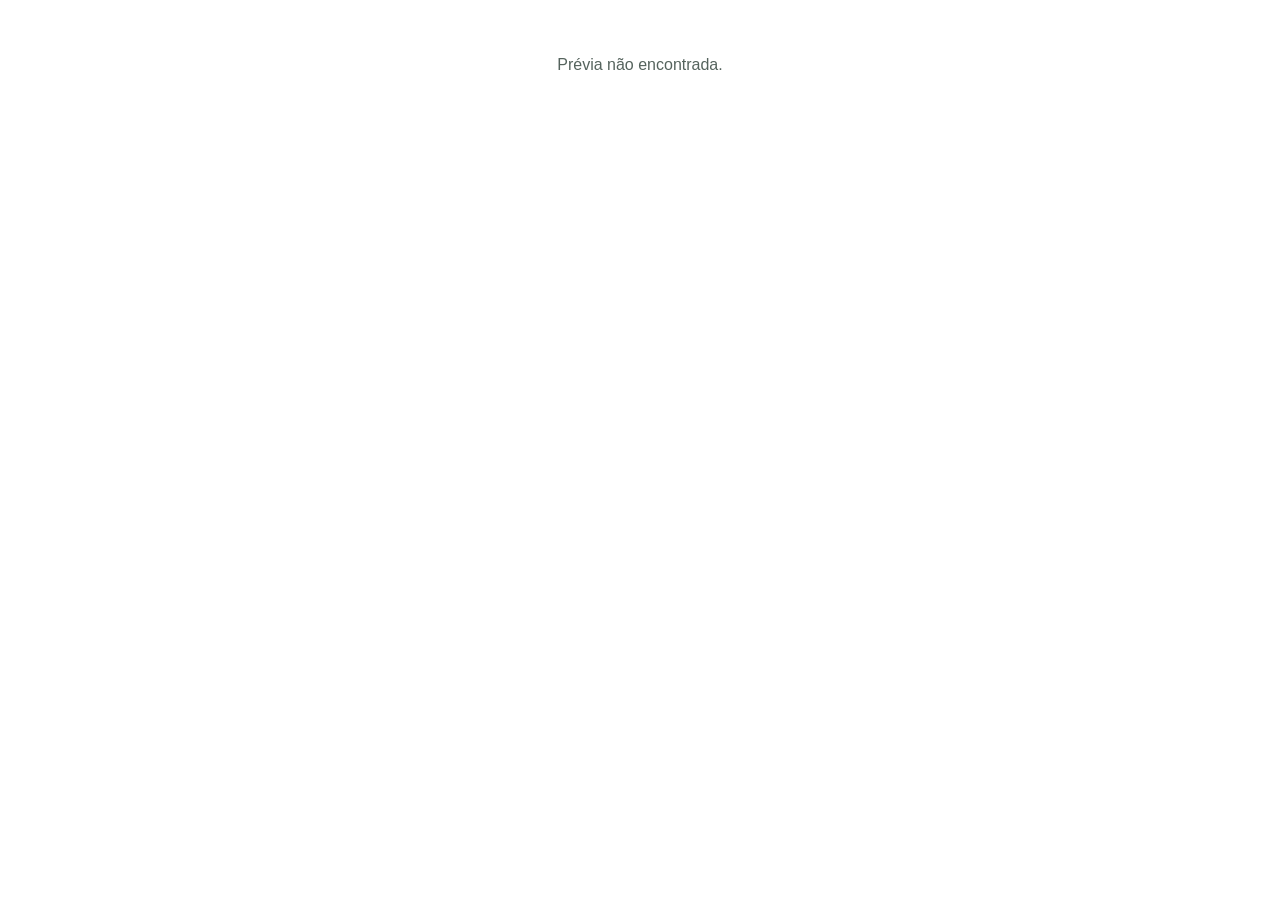
<file: public/preview.html>
<!doctype html>
<html lang="pt-BR"><head><meta charset="utf-8"><meta name="viewport" content="width=device-width, initial-scale=1"><title>Prévia · Agência Baraúna</title><meta name="robots" content="noindex">
<style>html,body{margin:0;height:100%}iframe{border:0;width:100%;height:100%;display:block}p{font-family:Arial,sans-serif;padding:40px;text-align:center;color:#55635D}</style></head>
<body><p id="m">Carregando a prévia…</p>
<script>
(function(){
  var f = new URLSearchParams(location.search).get('f') || '';
  var m = document.getElementById('m');
  if (!/^[A-Za-z0-9._\/-]+$/.test(f) || f.indexOf('..') >= 0) { m.textContent = 'Prévia não encontrada.'; return; }
  fetch('https://fhgmqphszubwucvytoum.supabase.co/storage/v1/object/public/previas/' + f, { cache: 'no-store' })
    .then(function (r) { if (!r.ok) throw 0; return r.text(); })
    .then(function (h) {
      var i = document.createElement('iframe');
      i.setAttribute('sandbox', 'allow-scripts allow-forms allow-popups allow-popups-to-escape-sandbox');
      i.setAttribute('title', 'Prévia');
      var fix = '<script>document.addEventListener("click",function(e){var a=e.target.closest&&e.target.closest("a[href^=\'#\']");if(!a)return;e.preventDefault();var h=a.getAttribute("href");if(location.hash===h){dispatchEvent(new HashChangeEvent("hashchange"))}else{location.hash=h}},true);<\/script>';
      h = /<head[^>]*>/i.test(h) ? h.replace(/<head[^>]*>/i, function (x) { return x + fix; }) : fix + h;
      i.srcdoc = h; m.remove(); document.body.appendChild(i);
    })
    .catch(function () { m.textContent = 'Prévia não encontrada.'; });
})();
</script></body></html>
</file>
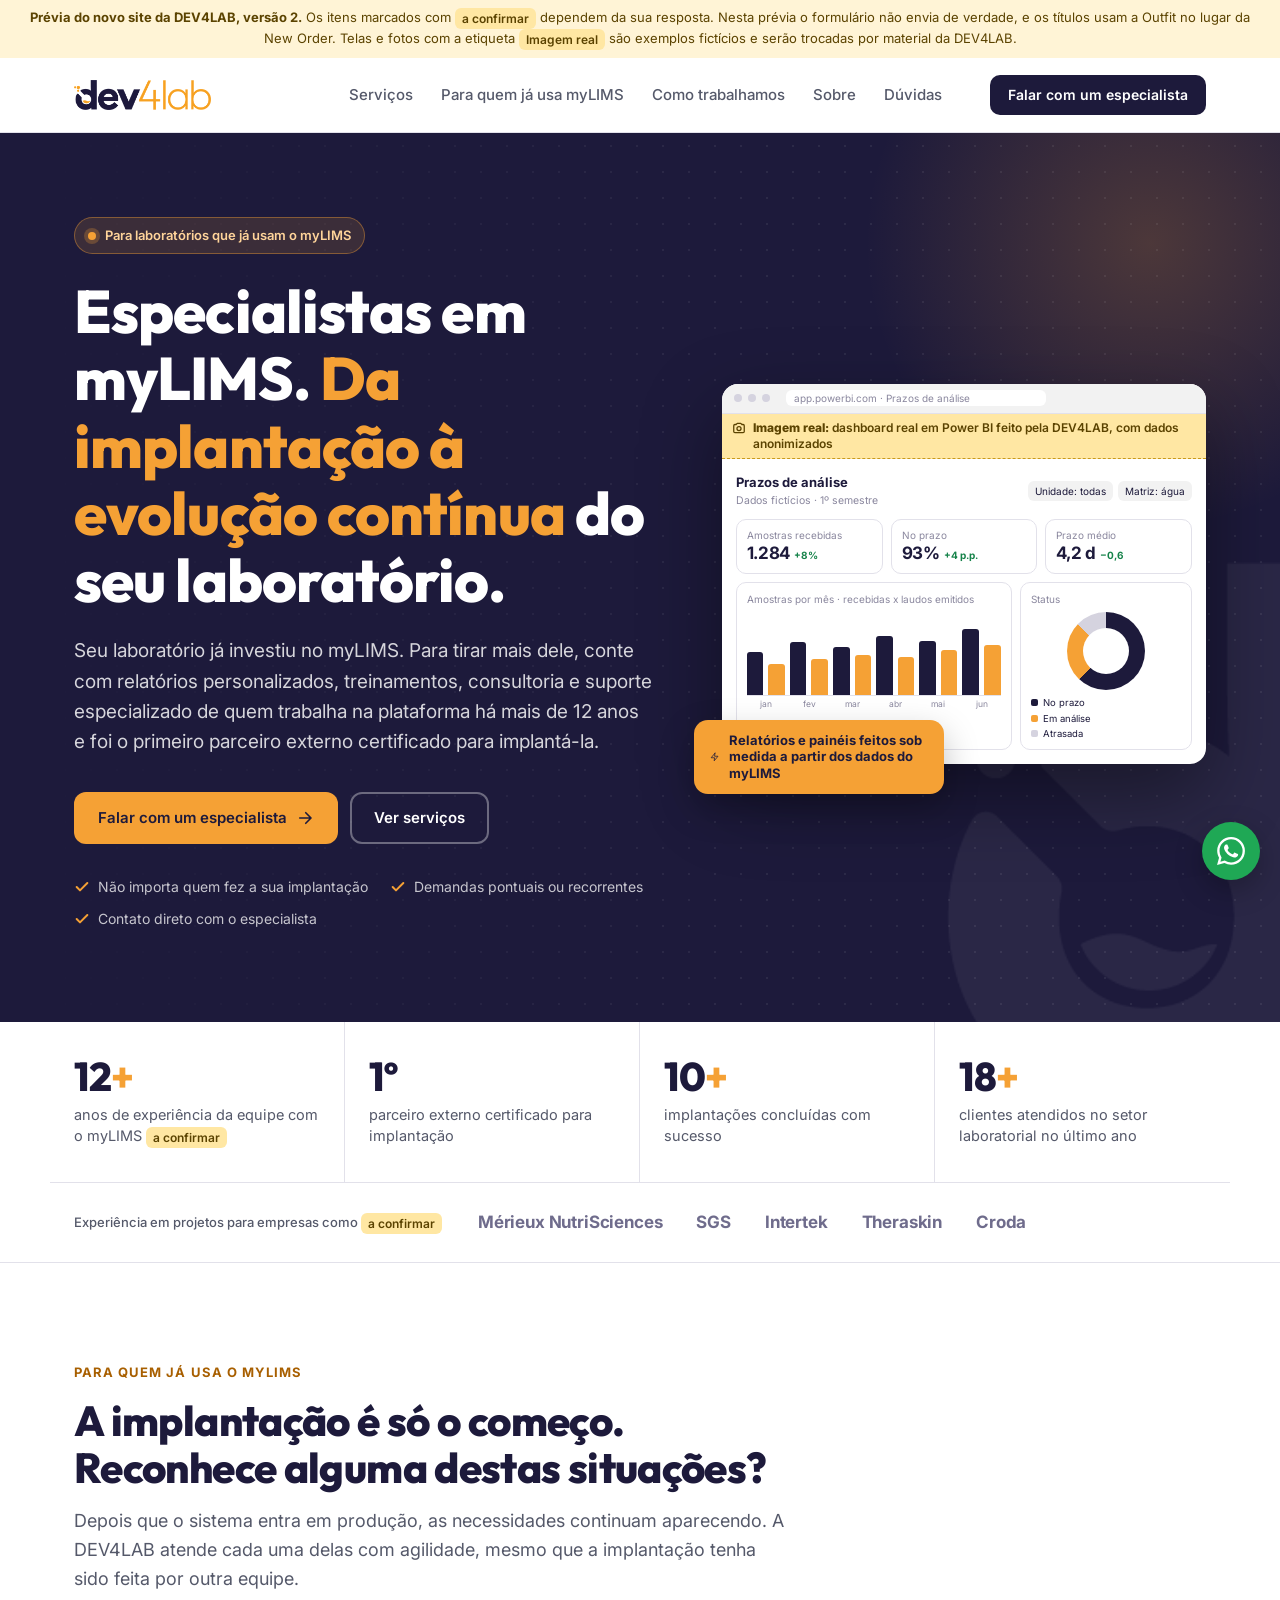
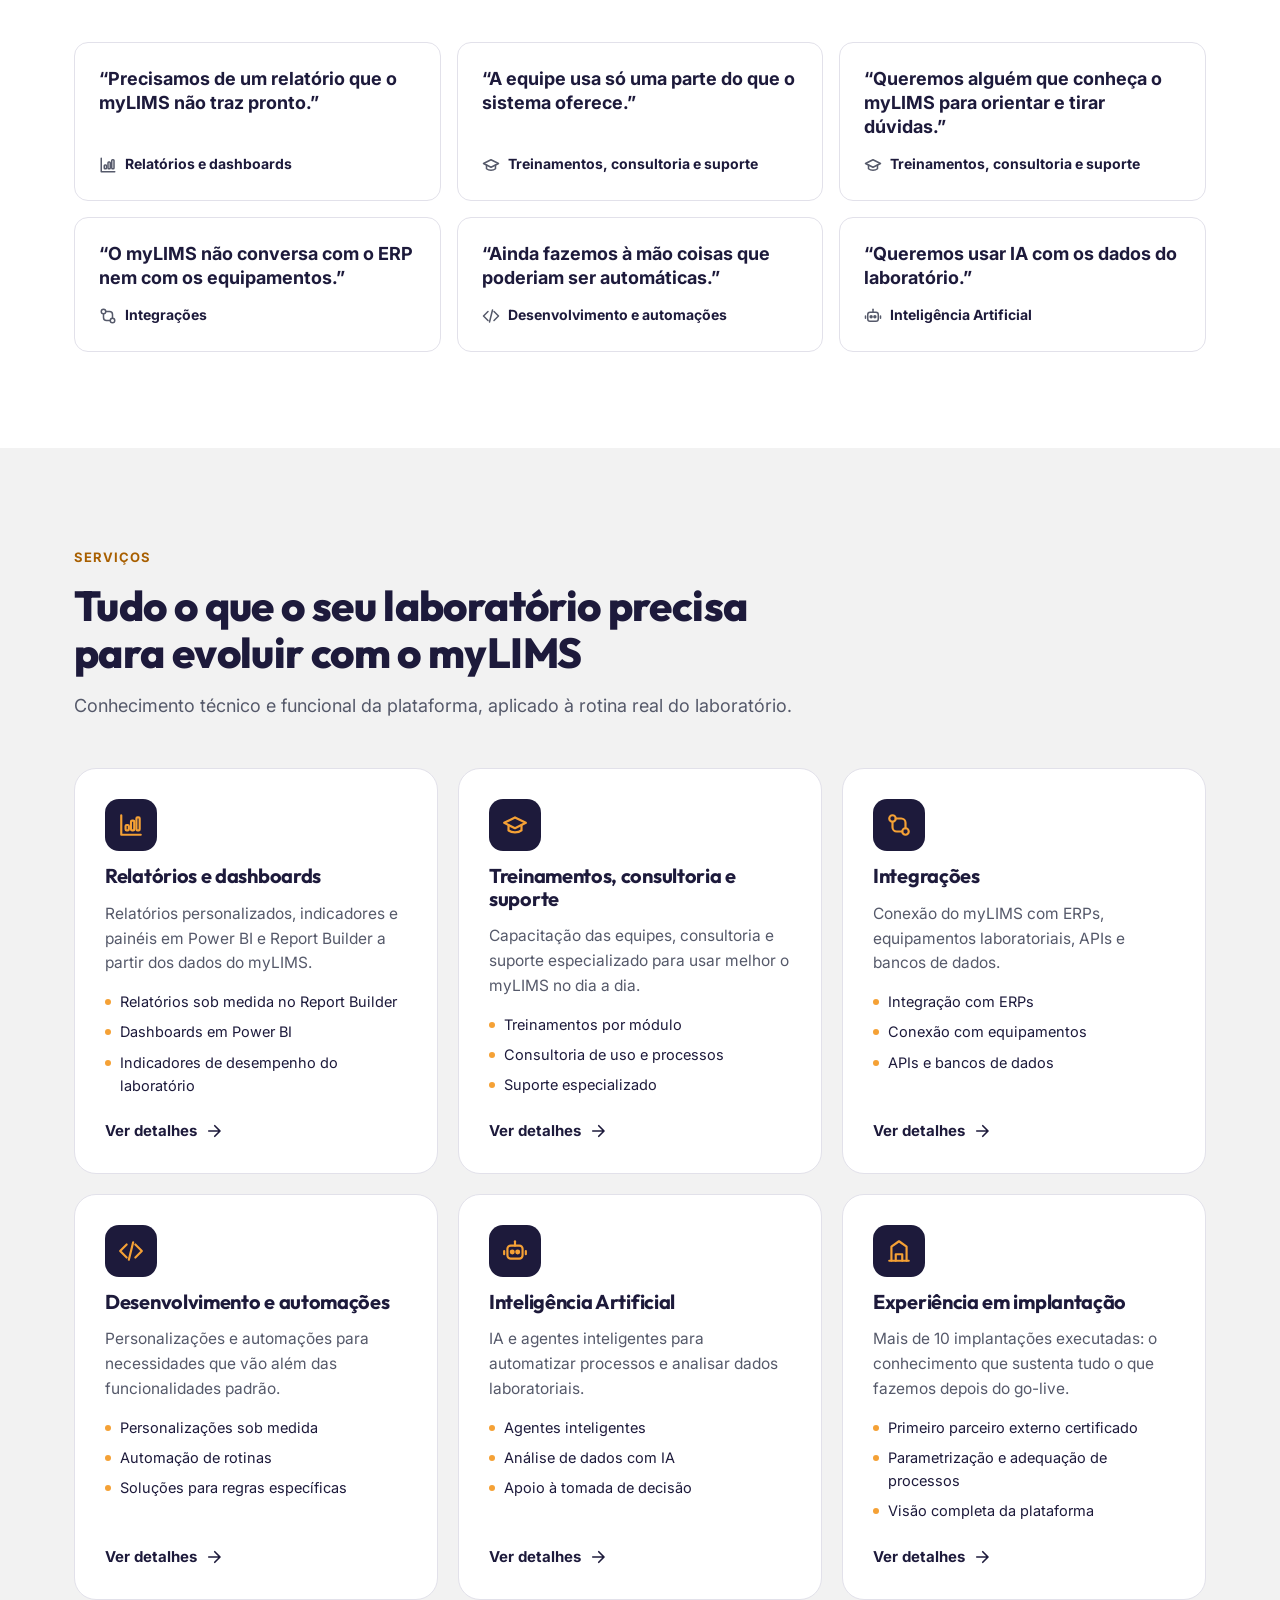
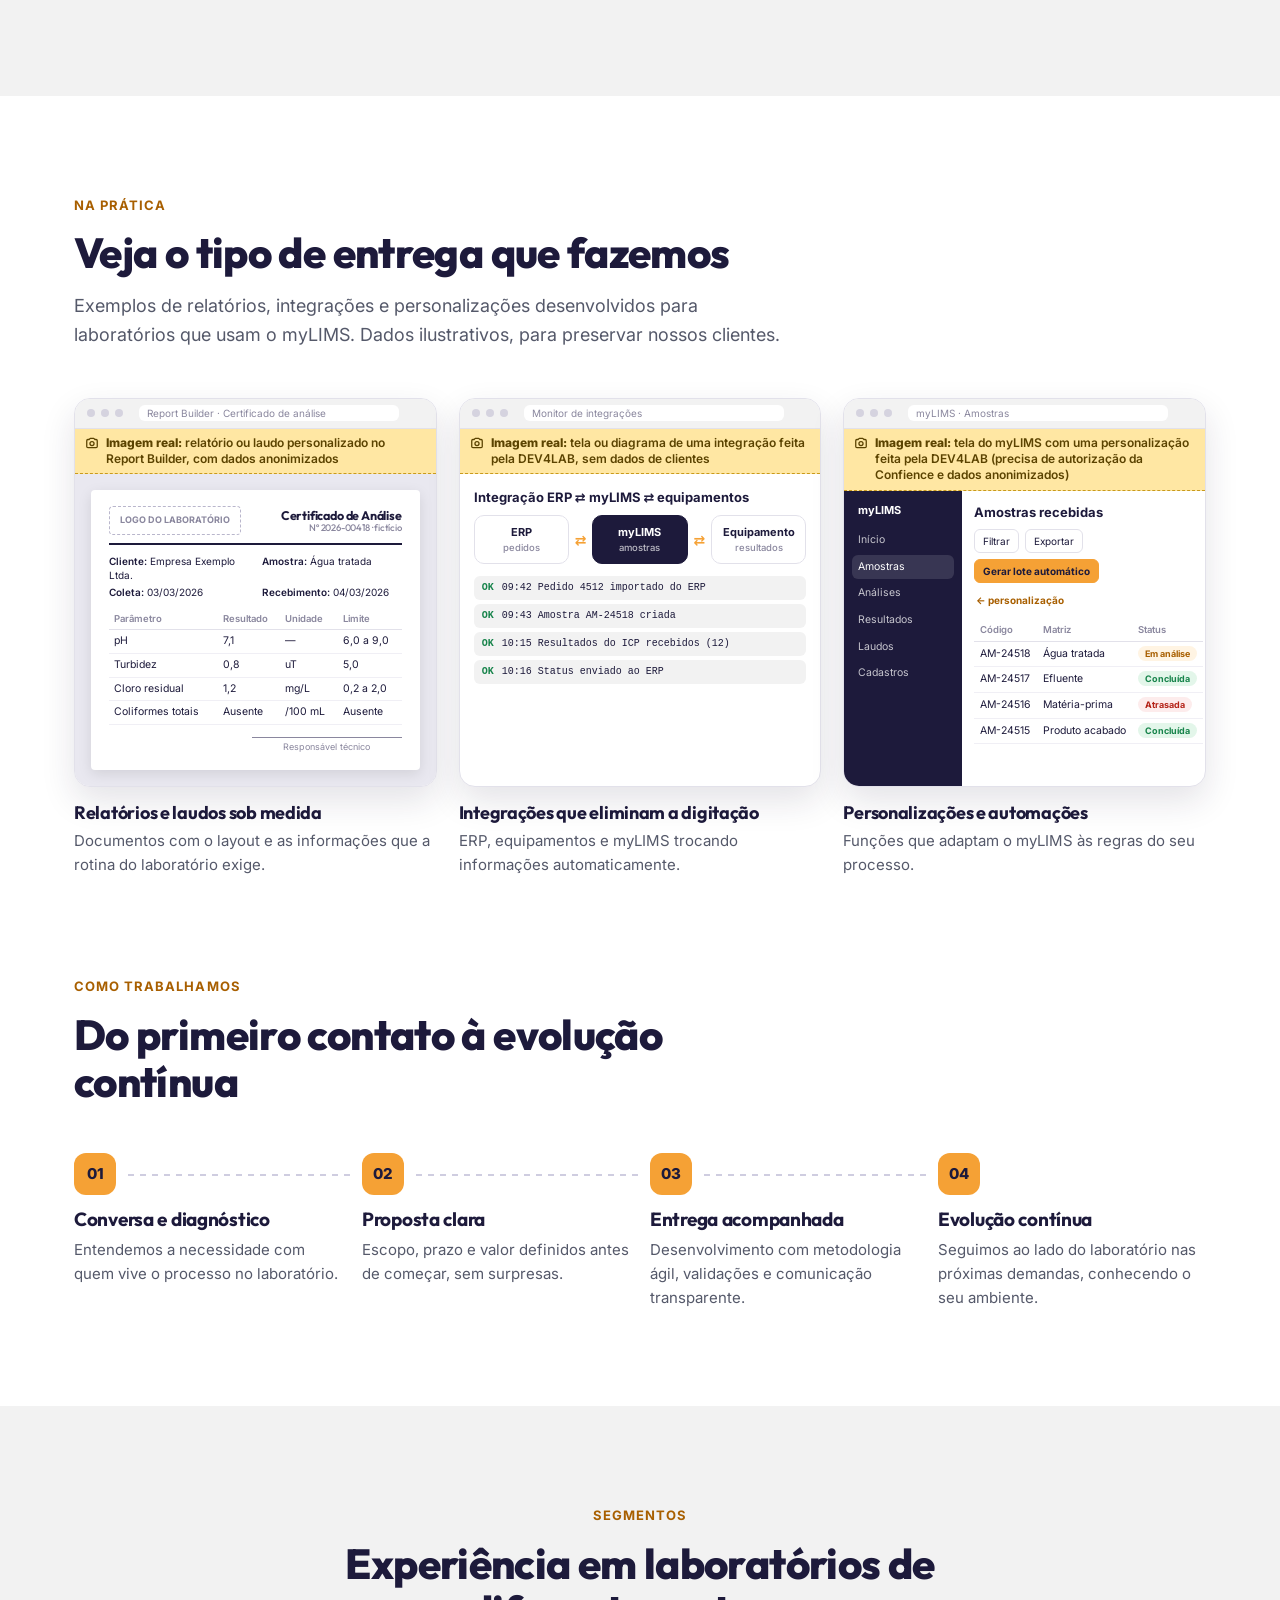
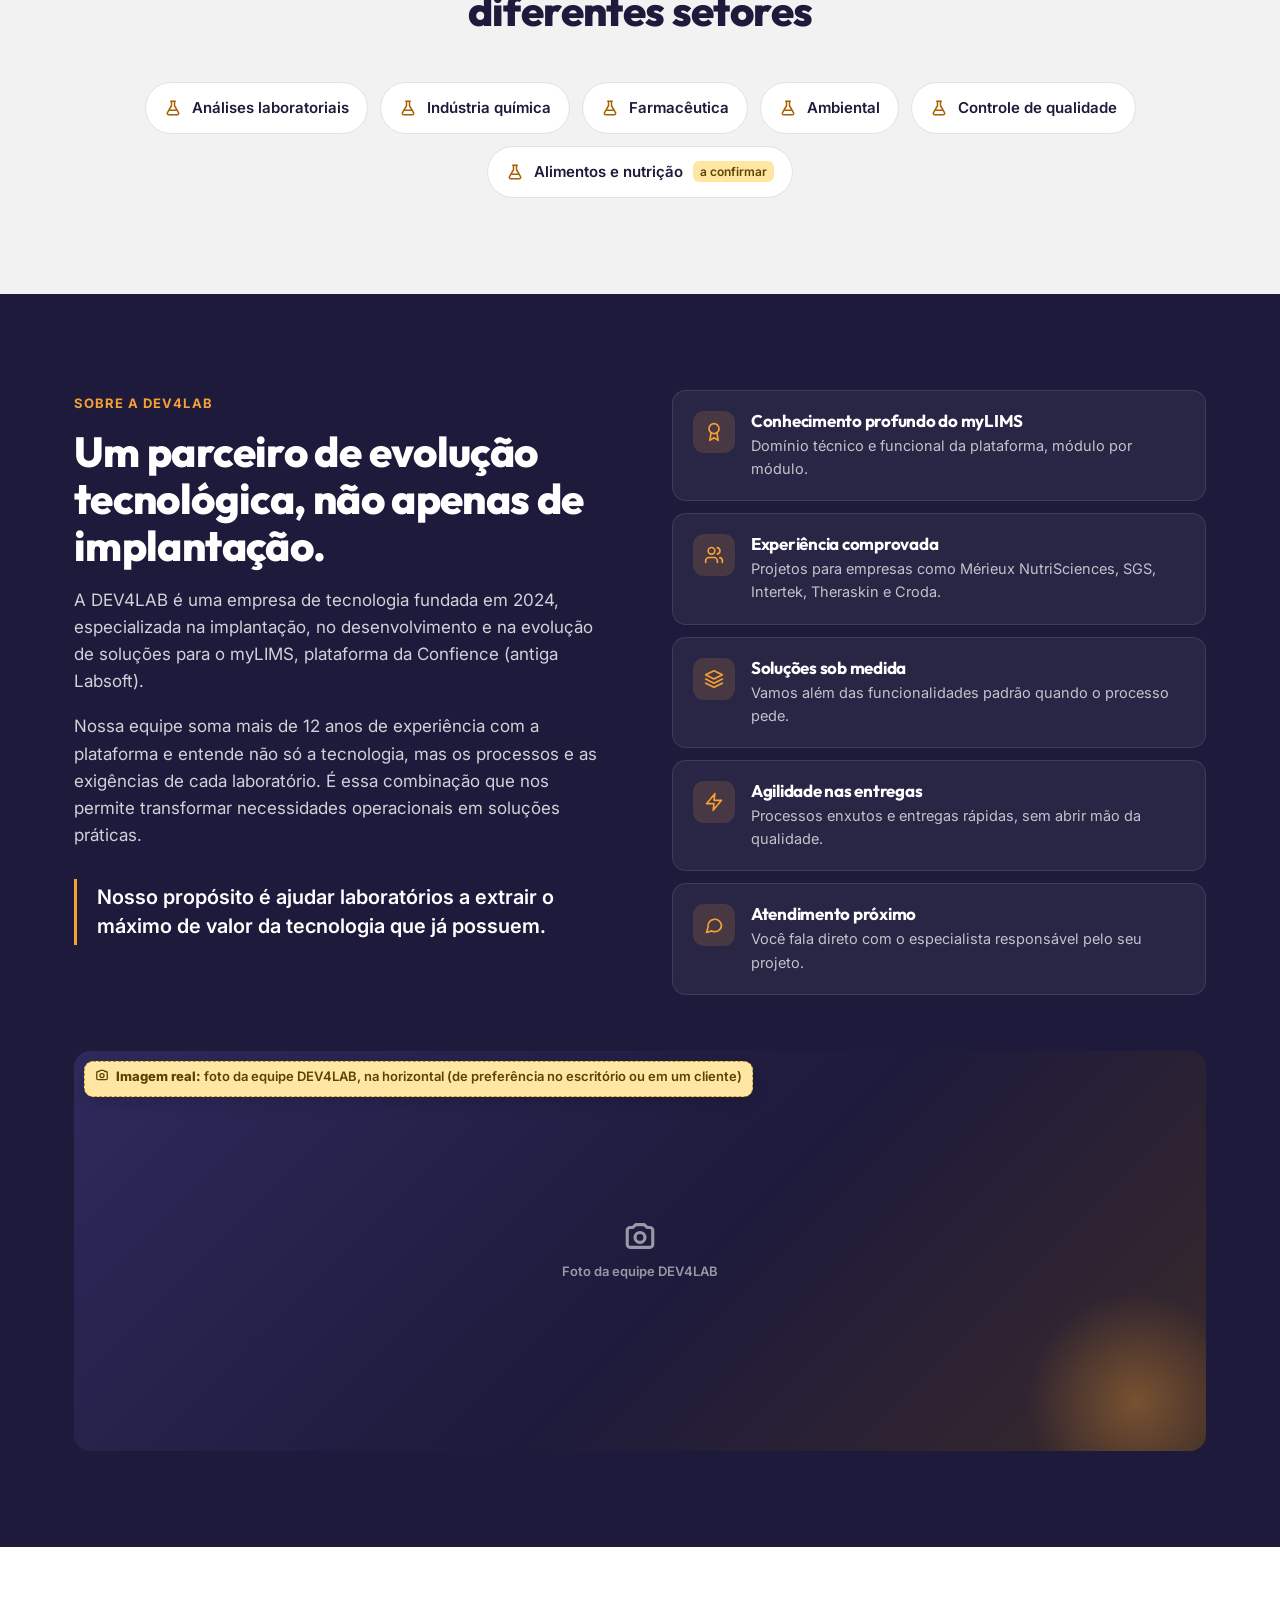
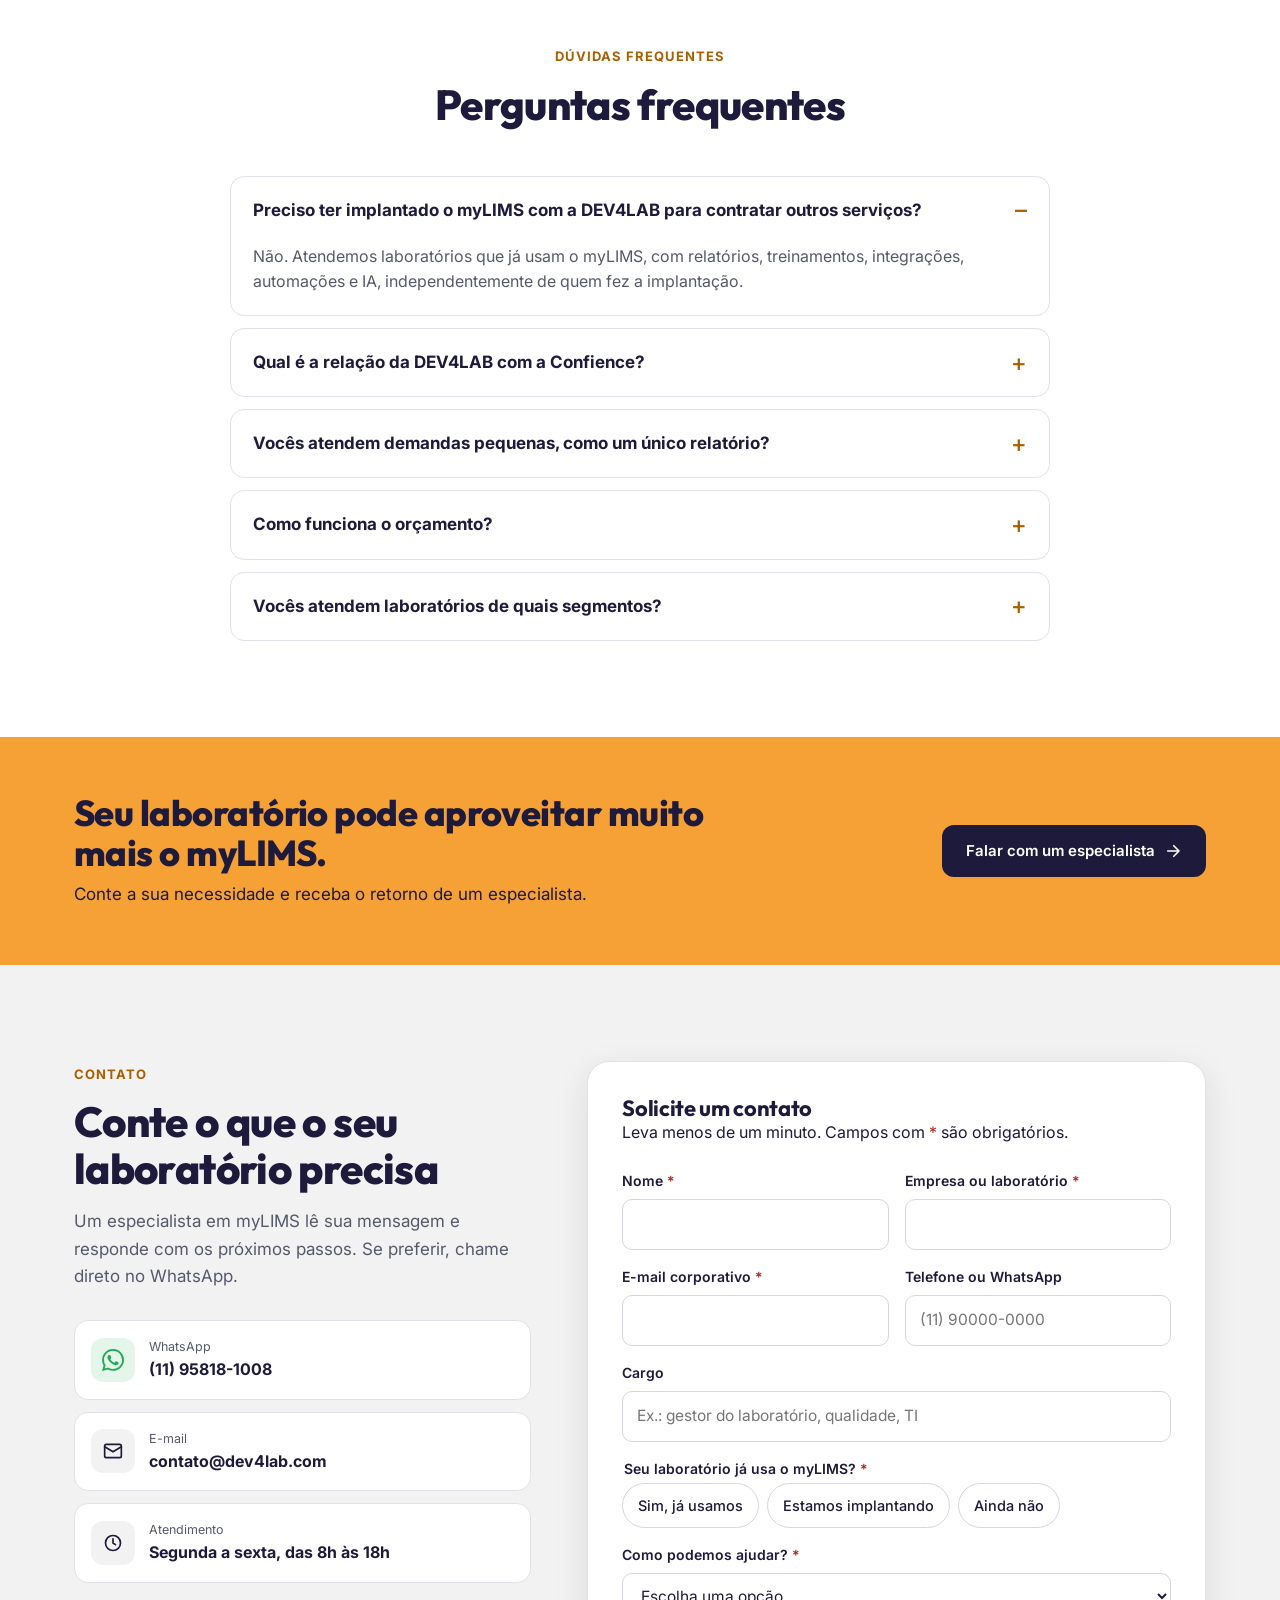
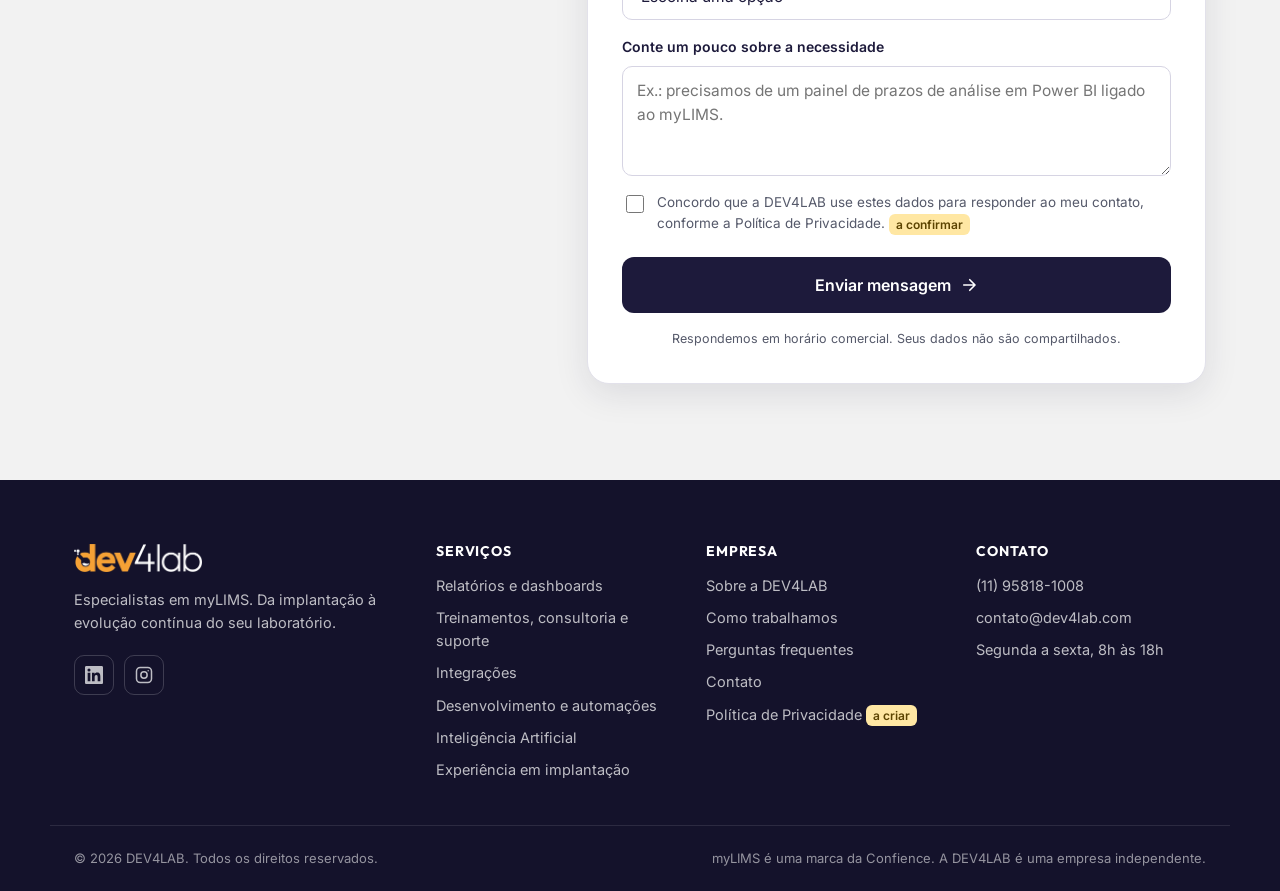
<file: previas/dev4lab/site-v2.html>
<!doctype html>
<html lang="pt-BR">
<head>
<meta charset="utf-8">
<meta name="viewport" content="width=device-width, initial-scale=1">
<title>DEV4LAB · Prévia do novo site (v2)</title>
<meta name="robots" content="noindex">
<link rel="preconnect" href="https://fonts.googleapis.com">
<link rel="stylesheet" href="https://fonts.googleapis.com/css2?family=Inter:wght@400;500;600;700&family=Outfit:wght@500;600;700;800&display=swap">
<style>
:root{
  --navy:#1D1A3B;--navy2:#26224D;--navy3:#14122B;
  --orange:#F5A135;--orange2:#E08D1F;--orange-t:#A85F00;--orange-bg:#FFF4E3;
  --ink:#1D1A3B;--muted:#55596A;--line:#E2E1EA;--soft:#F2F2F2;--white:#fff;
  --wa:#1FA855;--ok:#16834A;--err:#B42318;
  --r:14px;--r-lg:22px;--sh:0 10px 34px rgba(29,26,59,.10);
  --f:'Inter','Segoe UI',system-ui,sans-serif;--fh:'Outfit','Inter',system-ui,sans-serif;
}
*{box-sizing:border-box}
html{scroll-behavior:smooth;-webkit-text-size-adjust:100%}
body{margin:0;font-family:var(--f);color:var(--ink);background:var(--white);line-height:1.6;font-size:16px;-webkit-font-smoothing:antialiased;overflow-x:hidden}
img,svg{display:block;max-width:100%}
a{color:inherit}
h1,h2,h3,h4{margin:0;line-height:1.12;letter-spacing:-.015em;font-family:var(--fh)}
h1{font-size:clamp(34px,5.4vw,60px);font-weight:800}
h2{font-size:clamp(28px,3.6vw,42px);font-weight:800}
h3{font-size:20px;font-weight:700}
p{margin:0}
.wrap{max-width:1180px;margin:0 auto;padding:0 24px}
.sr{position:absolute;width:1px;height:1px;overflow:hidden;clip:rect(0 0 0 0);white-space:nowrap}
:focus-visible{outline:3px solid var(--orange);outline-offset:3px;border-radius:6px}

/* faixa de prévia */
.previa{background:#FFF4D6;color:#5B4300;font-size:13px;text-align:center;padding:8px 16px;line-height:1.45}
.previa b{font-weight:700}
.pend{display:inline-block;background:#FFE7A3;color:#5B4300;border-radius:6px;padding:1px 7px;font-size:12px;font-weight:600;letter-spacing:0;vertical-align:middle;line-height:1.6}

/* botões */
.btn{display:inline-flex;align-items:center;justify-content:center;gap:9px;font:600 15px/1 var(--f);padding:15px 22px;border-radius:12px;text-decoration:none;border:2px solid transparent;cursor:pointer;transition:transform .15s ease,background .15s ease,border-color .15s ease,color .15s ease;white-space:nowrap}
.btn:hover{transform:translateY(-1px)}
.btn svg{flex:none}
.btn-pri{background:var(--orange);color:var(--navy)}
.btn-pri:hover{background:#FFB24F}
.btn-dark{background:var(--navy);color:#fff}
.btn-dark:hover{background:var(--navy2)}
.btn-ghost{border-color:rgba(255,255,255,.35);color:#fff;background:transparent}
.btn-ghost:hover{border-color:#fff}
.btn-line{border-color:var(--line);color:var(--navy);background:#fff}
.btn-line:hover{border-color:var(--navy)}
.btn-wa{background:var(--wa);color:#fff}
.btn-sm{padding:11px 16px;font-size:14px;border-radius:10px}

/* cabeçalho */
header.topo{position:sticky;top:0;z-index:30;background:rgba(255,255,255,.96);backdrop-filter:saturate(1.4) blur(8px);border-bottom:1px solid var(--line)}
.topo-in{display:flex;align-items:center;gap:28px;height:74px}
.logo{display:flex;align-items:center;flex:none}
.logo img{height:30px;width:auto}
nav.menu{display:flex;gap:4px;margin-left:auto}
nav.menu a{font-size:15px;font-weight:500;color:var(--muted);text-decoration:none;padding:9px 12px;border-radius:9px}
nav.menu a:hover,nav.menu a[aria-current="page"]{color:var(--navy);background:var(--soft)}
.topo .btn{margin-left:8px}
.hamb{display:none;margin-left:auto;width:44px;height:44px;border:1px solid var(--line);background:#fff;border-radius:10px;cursor:pointer;align-items:center;justify-content:center}
.hamb span,.hamb span::before,.hamb span::after{display:block;width:18px;height:2px;background:var(--navy);border-radius:2px;position:relative;content:''}
.hamb span::before{position:absolute;top:-6px}.hamb span::after{position:absolute;top:6px}
.menu-mob{display:none;border-top:1px solid var(--line);padding:12px 24px 20px;background:#fff}
.menu-mob a{display:block;padding:12px 4px;font-weight:600;text-decoration:none;border-bottom:1px solid var(--soft)}
.menu-mob .btn{margin-top:14px;width:100%}
.menu-mob.aberto{display:block}

/* hero */
.hero{background:var(--navy);color:#fff;position:relative;overflow:hidden}
.hero::before{content:'';position:absolute;right:-180px;top:-200px;width:620px;height:620px;border-radius:50%;background:radial-gradient(circle,rgba(245,161,53,.22),rgba(245,161,53,0) 65%)}
.hero::after{content:'';position:absolute;inset:0;background-image:radial-gradient(rgba(255,255,255,.07) 1px,transparent 1px);background-size:26px 26px;mask-image:linear-gradient(90deg,transparent,#000 60%);-webkit-mask-image:linear-gradient(90deg,transparent,#000 60%)}
.hero-in>*,.duas>*,.sobre-grid>*,.cont-grid>*{min-width:0}
.marca-d{position:absolute;z-index:0;right:-60px;bottom:-90px;width:420px;opacity:.06;pointer-events:none}
.hero-in{position:relative;z-index:1;display:grid;grid-template-columns:1.1fr .9fr;gap:56px;align-items:center;padding:84px 24px 92px}
.selo{display:inline-flex;align-items:center;gap:9px;background:rgba(245,161,53,.14);border:1px solid rgba(245,161,53,.4);color:#FFD49A;font-size:13px;font-weight:600;padding:7px 13px;border-radius:999px;margin-bottom:24px}
.selo i{width:8px;height:8px;border-radius:50%;background:var(--orange);box-shadow:0 0 0 4px rgba(245,161,53,.25)}
.hero h1 em{font-style:normal;color:var(--orange)}
.hero .lead{font-size:clamp(17px,1.6vw,19px);color:rgba(255,255,255,.82);margin-top:22px;max-width:580px}
.acoes{display:flex;gap:12px;flex-wrap:wrap;margin-top:34px}
.hero-ticks{display:flex;flex-wrap:wrap;gap:10px 22px;margin-top:32px;font-size:14px;color:rgba(255,255,255,.75)}
.hero-ticks span{display:inline-flex;gap:8px;align-items:center}
.hero-ticks svg{color:var(--orange)}

.flutua{position:absolute;left:-28px;bottom:-30px;background:var(--orange);color:var(--navy);border-radius:14px;padding:12px 16px;font-size:13px;font-weight:700;box-shadow:0 14px 34px rgba(0,0,0,.25);display:flex;gap:10px;align-items:center;max-width:250px;line-height:1.3}

/* faixa de credenciais */
.creds{border-bottom:1px solid var(--line)}
.creds-grid{display:grid;grid-template-columns:repeat(4,1fr)}
.cred{padding:34px 24px;border-right:1px solid var(--line)}
.cred:last-child{border-right:0}
.cred b{display:block;font-family:var(--fh);font-size:clamp(30px,3.2vw,40px);font-weight:800;letter-spacing:-.03em;color:var(--navy);line-height:1}
.cred b span{color:var(--orange)}
.cred p{font-size:14.5px;color:var(--muted);margin-top:8px;line-height:1.45}
.clientes{display:flex;align-items:center;gap:14px 36px;flex-wrap:wrap;padding:26px 24px;border-top:1px solid var(--line)}
.clientes small{font-size:13px;color:var(--muted);font-weight:500}
.clientes ul{display:flex;flex-wrap:wrap;gap:10px 34px;list-style:none;margin:0;padding:0}
.clientes li{font-weight:700;font-size:17px;color:#6F6C8C;letter-spacing:-.01em}

/* seções */
section.bl{padding:96px 0}
.bl.cinza{background:var(--soft)}
.rot{display:inline-block;font-size:13px;font-weight:700;letter-spacing:.08em;text-transform:uppercase;color:var(--orange-t);margin-bottom:14px}
.cab{max-width:720px;margin-bottom:48px}
.cab p{color:var(--muted);font-size:18px;margin-top:16px}
.cab.centro{margin-left:auto;margin-right:auto;text-align:center}

/* "já usa o myLIMS?" */
.necess{display:grid;grid-template-columns:repeat(3,1fr);gap:16px}
.nec{display:flex;flex-direction:column;gap:14px;background:#fff;border:1px solid var(--line);border-radius:var(--r);padding:24px;text-decoration:none;transition:border-color .15s,box-shadow .15s,transform .15s}
.nec:hover{border-color:var(--orange);box-shadow:var(--sh);transform:translateY(-2px)}
.nec q{font-size:18px;font-weight:700;line-height:1.35;quotes:'“' '”'}
.nec span{margin-top:auto;font-size:14px;color:var(--muted);display:flex;align-items:center;gap:8px}
.nec span b{color:var(--navy)}

/* serviços */
.servs{display:grid;grid-template-columns:repeat(3,1fr);gap:20px}
.serv{background:#fff;border:1px solid var(--line);border-radius:var(--r-lg);padding:30px;display:flex;flex-direction:column;gap:14px;text-decoration:none;transition:border-color .15s,box-shadow .15s,transform .15s}
.serv:hover{box-shadow:var(--sh);transform:translateY(-3px);border-color:#CFCDE0}
.serv .ico{width:52px;height:52px;border-radius:14px;background:var(--navy);color:var(--orange);display:grid;place-items:center}
.serv p{color:var(--muted);font-size:15.5px}
.serv ul{list-style:none;margin:0;padding:0;display:grid;gap:7px;font-size:14.5px}
.serv li{display:flex;gap:9px;align-items:flex-start}
.serv li::before{content:'';flex:none;width:6px;height:6px;border-radius:50%;background:var(--orange);margin-top:9px}
.serv .mais{margin-top:auto;padding-top:8px;font-weight:700;font-size:15px;display:inline-flex;gap:8px;align-items:center;color:var(--navy)}
.serv:hover .mais svg{transform:translateX(3px)}
.serv .mais svg{transition:transform .15s}

/* processo */
.passos{display:grid;grid-template-columns:repeat(4,1fr);gap:20px;counter-reset:p}
.passo{position:relative;padding-top:56px}
.passo::before{counter-increment:p;content:counter(p,decimal-leading-zero);position:absolute;top:0;left:0;font-size:15px;font-weight:800;color:var(--navy);background:var(--orange);width:42px;height:42px;border-radius:12px;display:grid;place-items:center}
.passo::after{content:'';position:absolute;top:21px;left:54px;right:-10px;height:2px;background:repeating-linear-gradient(90deg,#CFCDE0 0 6px,transparent 6px 12px)}
.passo:last-child::after{display:none}
.passo h3{font-size:19px}
.passo p{color:var(--muted);font-size:15px;margin-top:8px}

/* segmentos */
.segs{display:flex;flex-wrap:wrap;gap:12px;justify-content:center}
.seg{display:inline-flex;align-items:center;gap:10px;background:#fff;border:1px solid var(--line);padding:13px 18px;border-radius:999px;font-weight:600;font-size:15px}
.seg svg{color:var(--orange-t)}

/* sobre / diferenciais */
.sobre{background:var(--navy);color:#fff}
.sobre-grid{display:grid;grid-template-columns:1fr 1fr;gap:64px;align-items:start}
.sobre .rot{color:var(--orange)}
.sobre p.txt{color:rgba(255,255,255,.8);font-size:17px;margin-top:18px}
.citacao{margin-top:30px;border-left:3px solid var(--orange);padding:4px 0 4px 20px;font-size:20px;font-weight:600;line-height:1.45}
.difs{display:grid;gap:12px}
.dif{display:flex;gap:16px;align-items:flex-start;background:rgba(255,255,255,.05);border:1px solid rgba(255,255,255,.1);border-radius:var(--r);padding:20px}
.dif .ico{flex:none;width:42px;height:42px;border-radius:11px;background:rgba(245,161,53,.15);color:var(--orange);display:grid;place-items:center}
.dif h3{font-size:17px}
.dif p{color:rgba(255,255,255,.72);font-size:14.5px;margin-top:4px}

/* FAQ */
.faq{max-width:820px;margin:0 auto;display:grid;gap:12px}
.faq details{background:#fff;border:1px solid var(--line);border-radius:var(--r);padding:0 22px}
.faq summary{cursor:pointer;list-style:none;padding:20px 30px 20px 0;font-weight:700;font-size:17px;position:relative}
.faq summary::-webkit-details-marker{display:none}
.faq summary::after{content:'+';position:absolute;right:0;top:50%;transform:translateY(-50%);font-size:24px;font-weight:500;color:var(--orange-t)}
.faq details[open] summary::after{content:'–'}
.faq details p{padding:0 0 20px;color:var(--muted)}

/* contato */
.contato{background:var(--soft)}
.cont-grid{display:grid;grid-template-columns:.85fr 1.15fr;gap:56px;align-items:start}
.cont-info p.lead{color:var(--muted);font-size:17px;margin-top:16px}
.canais{display:grid;gap:12px;margin-top:30px}
.canal{display:flex;gap:14px;align-items:center;background:#fff;border:1px solid var(--line);border-radius:var(--r);padding:16px;text-decoration:none}
a.canal:hover{border-color:var(--navy)}
.canal .ico{width:44px;height:44px;border-radius:12px;display:grid;place-items:center;background:var(--soft);color:var(--navy);flex:none}
.canal .ico.wa{background:#E4F6EA;color:var(--wa)}
.canal small{display:block;font-size:12.5px;color:var(--muted)}
.canal b{font-size:16px}
.form{background:#fff;border-radius:var(--r-lg);padding:34px;box-shadow:var(--sh);border:1px solid var(--line)}
.form h3{font-size:22px}
.form>p{color:var(--muted);font-size:15px;margin-top:6px}
.campos{display:grid;grid-template-columns:1fr 1fr;gap:16px;margin-top:24px}
.campo{display:flex;flex-direction:column;gap:7px}
.campo.cheio{grid-column:1/-1}
.campo label,.campo legend{font-size:14px;font-weight:600}
.campo label i,.campo legend i{font-style:normal;color:var(--err)}
.campo input,.campo select,.campo textarea{font:inherit;font-size:15.5px;color:var(--ink);border:1.5px solid #D6D4E3;border-radius:10px;padding:12px 14px;background:#fff;width:100%}
.campo textarea{min-height:110px;resize:vertical}
.campo input:focus,.campo select:focus,.campo textarea:focus{outline:none;border-color:var(--navy);box-shadow:0 0 0 3px rgba(245,161,53,.35)}
.campo [aria-invalid="true"]{border-color:var(--err)}
fieldset.campo{border:0;padding:0;margin:0}
.opcs{display:flex;flex-wrap:wrap;gap:8px;margin-top:2px}
.opc{position:relative}
.opc input{position:absolute;opacity:0;inset:0;width:100%;height:100%;margin:0;cursor:pointer}
.opc span{display:inline-block;padding:10px 15px;border:1.5px solid #D6D4E3;border-radius:999px;font-size:14.5px;font-weight:500;cursor:pointer}
.opc input:checked+span{border-color:var(--navy);background:var(--navy);color:#fff}
.opc input:focus-visible+span{outline:3px solid var(--orange);outline-offset:2px}
.aceite{display:flex;gap:10px;align-items:flex-start;font-size:13.5px;color:var(--muted);grid-column:1/-1}
.aceite input{margin-top:3px;width:18px;height:18px;accent-color:var(--navy);flex:none}
.erro-msg{grid-column:1/-1;background:#FDECEC;color:var(--err);font-size:14px;padding:11px 14px;border-radius:10px;display:none}
.erro-msg.on{display:block}
.form .btn{width:100%;margin-top:6px;grid-column:1/-1;font-size:16px;padding:17px}
.form-nota{grid-column:1/-1;font-size:12.5px;color:var(--muted);text-align:center}
.sucesso{display:none;text-align:center;padding:30px 10px}
.sucesso .ico{width:64px;height:64px;border-radius:50%;background:#E3F6EA;color:var(--ok);display:grid;place-items:center;margin:0 auto 18px}
.sucesso p{color:var(--muted);margin-top:10px}
.hp{position:absolute;left:-9999px}


/* ===== telas de exemplo (substituir por imagens reais) ===== */
.tela{position:relative;background:#fff;color:var(--navy);border-radius:16px;border:1px solid var(--line);box-shadow:0 24px 60px rgba(29,26,59,.16);overflow:hidden;font-size:12px;line-height:1.4}
.hero .tela{box-shadow:0 30px 80px rgba(0,0,0,.4);border:0}
.tela-bar{display:flex;align-items:center;gap:6px;height:30px;padding:0 12px;background:#F2F2F2;border-bottom:1px solid var(--line)}
.tela-bar i{width:8px;height:8px;border-radius:50%;background:#D5D3DF}
.tela-bar span{margin-left:10px;flex:1;max-width:260px;height:16px;border-radius:6px;background:#fff;font-size:10px;color:#8A879E;padding:0 8px;line-height:16px;overflow:hidden;white-space:nowrap}
.tela-c{padding:14px}
.foto-tag{position:absolute;z-index:3;left:10px;top:40px;display:flex;align-items:flex-start;gap:7px;max-width:calc(100% - 20px);background:#FFE7A3;color:#5B4300;border:1.5px dashed #C99A1C;border-radius:9px;padding:6px 10px;font:600 12px/1.35 var(--f);box-shadow:0 6px 16px rgba(0,0,0,.12)}
.foto-tag svg{flex:none;margin-top:1px}
.foto-tag b{font-weight:800}
.tela>.foto-tag{position:static;margin:0;max-width:none;border-radius:0;border-width:0 0 1.5px;box-shadow:none}
.legenda{font-size:13.5px;color:var(--muted);margin-top:12px}
/* dashboard */
.db-top{display:flex;justify-content:space-between;align-items:center;margin-bottom:10px}
.db-top b{font-size:13px}.db-top small{color:#8A879E;font-size:10.5px}
.db-filtros{display:flex;gap:5px}.db-filtros span{font-size:10px;background:var(--soft);border-radius:6px;padding:3px 7px}
.db-kpis{display:grid;grid-template-columns:repeat(3,1fr);gap:8px}
.db-kpis div{border:1px solid var(--line);border-radius:10px;padding:8px 10px}
.db-kpis small{display:block;font-size:10px;color:#8A879E}.db-kpis b{font-size:17px;letter-spacing:-.02em}
.db-kpis em{font-style:normal;font-size:10px;color:var(--ok);font-weight:700;margin-left:4px}
.db-graf{display:grid;grid-template-columns:1.6fr 1fr;gap:8px;margin-top:8px}
.db-card{border:1px solid var(--line);border-radius:10px;padding:9px 10px}
.db-card small{font-size:10px;color:#8A879E;display:block;margin-bottom:6px}
.barras{display:flex;align-items:flex-end;gap:5px;height:84px;border-bottom:1px solid var(--line)}
.barras i{flex:1;background:var(--navy);border-radius:3px 3px 0 0}
.barras i.l{background:var(--orange)}
.meses{display:flex;gap:5px;margin-top:3px}.meses span{flex:1;text-align:center;font-size:8.5px;color:#8A879E}
.rosca{width:78px;height:78px;border-radius:50%;margin:2px auto 6px;background:conic-gradient(var(--navy) 0 62%,var(--orange) 0 87%,#D5D3DF 0);display:grid;place-items:center}
.rosca::after{content:'';width:46px;height:46px;border-radius:50%;background:#fff}
.leg{display:grid;gap:2px;font-size:9.5px}.leg span{display:flex;gap:5px;align-items:center}.leg i{width:7px;height:7px;border-radius:2px;background:var(--navy)}
.tab{width:100%;border-collapse:collapse;font-size:10.5px;margin-top:8px}
.tab th{text-align:left;font-weight:600;color:#8A879E;font-size:9.5px;padding:4px 6px;border-bottom:1px solid var(--line)}
.tab td{padding:5px 6px;border-bottom:1px solid #F0EFF5;white-space:nowrap}
.chip{font-size:9px;font-weight:700;border-radius:999px;padding:2px 7px}
.c-ok{background:#E3F6EA;color:var(--ok)}.c-at{background:#FDECEC;color:var(--err)}.c-an{background:var(--orange-bg);color:var(--orange-t)}
/* relatório / laudo */
.folha{background:#E9E8F0;padding:16px}
.doc{background:#fff;border-radius:4px;box-shadow:0 4px 14px rgba(0,0,0,.1);padding:16px 18px;font-size:10.5px}
.doc-cab{display:flex;justify-content:space-between;align-items:center;border-bottom:2px solid var(--navy);padding-bottom:8px}
.doc-logo{border:1px dashed #B9B6CC;color:#8A879E;font-size:9px;font-weight:700;padding:7px 10px;border-radius:4px}
.doc h4{font-size:12.5px;text-align:right}.doc h4 small{display:block;font-weight:500;font-size:9.5px;color:#8A879E}
.doc-campos{display:grid;grid-template-columns:1fr 1fr;gap:3px 14px;margin:9px 0;font-size:10px}
.doc-campos b{font-weight:600}
.doc .tab td,.doc .tab th{padding:4px 5px}
.doc-ass{display:flex;justify-content:flex-end;margin-top:12px}
.doc-ass span{border-top:1px solid #8A879E;padding-top:3px;font-size:9px;color:#8A879E;width:150px;text-align:center}
/* tela do LIMS */
.lims{display:grid;grid-template-columns:118px 1fr;min-height:250px}
.lims-menu{background:var(--navy);color:rgba(255,255,255,.75);padding:12px 8px;font-size:10.5px;display:grid;align-content:start;gap:2px}
.lims-menu b{color:#fff;font-size:11px;padding:0 6px 8px}
.lims-menu span{padding:5px 6px;border-radius:6px}
.lims-menu span.on{background:rgba(255,255,255,.12);color:#fff}
.lims-main{padding:12px;min-width:0}
.lims-acoes{display:flex;gap:6px;flex-wrap:wrap;margin:8px 0 2px}
.lims-acoes span{font-size:10px;border:1px solid var(--line);border-radius:6px;padding:4px 8px}
.lims-acoes span.novo{background:var(--orange);border-color:var(--orange);font-weight:700;position:relative}
.lims-acoes .marcador{border:0;padding:4px 0}
.marcador{font-size:9px;font-weight:700;color:var(--orange-t);margin-left:2px}
/* integração */
.fluxo{display:grid;grid-template-columns:1fr auto 1fr auto 1fr;align-items:center;gap:6px;margin:8px 0 12px}
.no{border:1.5px solid var(--line);border-radius:10px;padding:9px 6px;text-align:center;font-weight:700;font-size:11px}
.no small{display:block;font-weight:500;color:#8A879E;font-size:9.5px}
.no.cen{border-color:var(--navy);background:var(--navy);color:#fff}.no.cen small{color:rgba(255,255,255,.7)}
.seta-f{color:var(--orange);font-weight:800;font-size:14px}
.log{display:grid;gap:4px;font-family:ui-monospace,Menlo,Consolas,monospace;font-size:10px}
.log div{display:flex;gap:8px;background:var(--soft);border-radius:6px;padding:5px 8px;white-space:nowrap;overflow:hidden}
.log em{font-style:normal;color:var(--ok);font-weight:700}
/* IA */
.chat{display:grid;gap:8px;padding:4px 0}
.msg{max-width:88%;border-radius:12px;padding:8px 11px;font-size:11px}
.msg.u{justify-self:end;background:var(--navy);color:#fff;border-bottom-right-radius:3px}
.msg.a{background:var(--soft);border-bottom-left-radius:3px}
.msg.a b{display:block;margin-bottom:3px}
.msg.a ul{margin:4px 0 0;padding-left:15px}
/* foto (pessoas) */
.foto{position:relative;border-radius:16px;overflow:hidden;aspect-ratio:4/3;background:linear-gradient(135deg,#2E2A5C,#1D1A3B 55%,#3A2A2A);display:grid;place-items:center;color:rgba(255,255,255,.55)}
.foto>div{text-align:center;font-size:13px;font-weight:600}
.foto>div svg{margin:0 auto 8px}
.foto::before{content:'';position:absolute;right:-40px;bottom:-60px;width:220px;height:220px;border-radius:50%;background:radial-gradient(circle,rgba(245,161,53,.35),transparent 70%)}
.sobre-foto{margin-top:56px}
.sobre .foto{aspect-ratio:auto;height:clamp(220px,32vw,400px)}
.sobre .foto-tag{top:10px}
.foto .foto-tag{top:10px}
/* seção de projetos */
.projs{display:grid;grid-template-columns:repeat(3,1fr);grid-template-rows:auto auto auto;column-gap:22px;row-gap:0}
.proj{display:grid;grid-row:span 3;grid-template-rows:subgrid;row-gap:0}
.proj .tela{display:flex;flex-direction:column}
.proj .tela>:last-child{flex:1}
.proj h3{font-size:18px;margin-top:16px}
.proj p{color:var(--muted);font-size:15px;margin-top:6px}
.proj .tela{box-shadow:0 14px 34px rgba(29,26,59,.12)}
.sv-img{margin-top:30px}

/* páginas de serviço */
.migalha{font-size:14px;color:rgba(255,255,255,.7);display:flex;gap:8px;flex-wrap:wrap;margin-bottom:22px}
.migalha a{color:rgba(255,255,255,.85);text-decoration:none}
.migalha a:hover{text-decoration:underline}
.sv-hero .hero-in{grid-template-columns:1.25fr .75fr;padding:64px 24px 72px}
.sv-card{background:rgba(255,255,255,.06);border:1px solid rgba(255,255,255,.14);border-radius:var(--r-lg);padding:26px}
.sv-card h2{font-size:15px;letter-spacing:.06em;text-transform:uppercase;color:var(--orange);font-weight:700}
.sv-card ul{list-style:none;margin:16px 0 0;padding:0;display:grid;gap:12px}
.sv-card li{display:flex;gap:11px;font-size:15.5px;color:rgba(255,255,255,.88)}
.sv-card li svg{color:var(--orange);flex:none;margin-top:3px}
.duas{display:grid;grid-template-columns:1fr 1fr;gap:56px;align-items:start}
.lista-ent{list-style:none;margin:0;padding:0;display:grid;gap:12px}
.lista-ent li{display:flex;gap:14px;background:#fff;border:1px solid var(--line);border-radius:var(--r);padding:18px 20px}
.lista-ent li .ico{flex:none;width:36px;height:36px;border-radius:10px;background:var(--orange-bg);color:var(--orange-t);display:grid;place-items:center}
.lista-ent b{display:block;font-size:16px}
.lista-ent small{display:block;color:var(--muted);font-size:14.5px;margin-top:3px;line-height:1.5}
.para-quem{display:grid;gap:12px}
.para-quem div{display:flex;gap:12px;align-items:flex-start;font-size:16px}
.para-quem svg{color:var(--ok);flex:none;margin-top:4px}
.relac{display:grid;grid-template-columns:repeat(3,1fr);gap:16px}
.relac a{display:flex;align-items:center;gap:14px;background:#fff;border:1px solid var(--line);border-radius:var(--r);padding:18px;text-decoration:none;font-weight:700}
.relac a:hover{border-color:var(--navy)}
.relac .ico{width:40px;height:40px;border-radius:11px;background:var(--navy);color:var(--orange);display:grid;place-items:center;flex:none}

/* CTA faixa */
.cta{background:var(--orange);color:var(--navy)}
.cta-in{display:flex;align-items:center;justify-content:space-between;gap:28px;padding:56px 24px;flex-wrap:wrap}
.cta h2{font-size:clamp(26px,3vw,36px);max-width:640px}
.cta p{margin-top:8px;font-size:17px;max-width:620px}

/* rodapé */
footer.rod{background:var(--navy3);color:rgba(255,255,255,.72);font-size:14.5px}
.rod-grid{display:grid;grid-template-columns:1.4fr 1fr 1fr 1fr;gap:40px;padding:64px 24px 44px}
.rod img{height:28px;width:auto}
.rod p{margin-top:16px;max-width:330px}
.rod h4{color:#fff;font-size:14px;letter-spacing:.06em;text-transform:uppercase;margin-bottom:14px}
.rod ul{list-style:none;margin:0;padding:0;display:grid;gap:9px}
.rod a{text-decoration:none}
.rod a:hover{color:#fff;text-decoration:underline}
.redes{display:flex;gap:10px;margin-top:20px}
.redes a{width:40px;height:40px;border-radius:10px;border:1px solid rgba(255,255,255,.18);display:grid;place-items:center}
.redes a:hover{border-color:#fff;color:#fff}
.rod-fim{border-top:1px solid rgba(255,255,255,.1);padding:22px 24px;display:flex;justify-content:space-between;gap:16px;flex-wrap:wrap;font-size:13px;color:rgba(255,255,255,.55)}

/* WhatsApp flutuante */
.wa-flut{position:fixed;right:20px;bottom:20px;z-index:40;width:58px;height:58px;border-radius:50%;background:var(--wa);color:#fff;display:grid;place-items:center;box-shadow:0 10px 28px rgba(0,0,0,.25)}
.wa-flut:hover{transform:scale(1.05)}

/* responsivo */
@media (max-width:1020px){
  nav.menu,.topo .btn{display:none}
  .hamb{display:inline-flex}
  .hero-in,.sv-hero .hero-in{grid-template-columns:minmax(0,1fr);gap:56px;padding:60px 24px 76px}
  .necess,.servs,.relac{grid-template-columns:1fr 1fr}
  .projs{grid-template-columns:1fr 1fr;row-gap:40px}
  .proj{grid-row:auto;grid-template-rows:auto}
  .hero .tela{max-width:560px}
  .passos{grid-template-columns:1fr 1fr;row-gap:36px}
  .passo:nth-child(2)::after{display:none}
  .sobre-grid,.cont-grid,.duas{grid-template-columns:minmax(0,1fr);gap:40px}
  .creds-grid{grid-template-columns:1fr 1fr}
  .cred:nth-child(2){border-right:0}
  .cred:nth-child(-n+2){border-bottom:1px solid var(--line)}
  .rod-grid{grid-template-columns:1fr 1fr}
}
@media (max-width:640px){
  .wrap{padding:0 16px}
  .topo-in{height:64px}
  .logo img{height:26px}
  .menu-mob{padding:8px 16px 18px}
  section.bl{padding:68px 0}
  .hero-in,.sv-hero .hero-in{padding:48px 16px 64px}
  .acoes .btn{width:100%}
  .flutua{position:static;margin-top:12px;max-width:none}
  .hero h1{font-size:clamp(31px,8.4vw,40px)}
  .necess,.servs,.relac,.passos,.projs{grid-template-columns:1fr}
  .projs{row-gap:36px}
  .sobre .foto{height:280px}
  .sobre-foto{margin-top:40px}
  .proj{grid-row:auto;grid-template-rows:auto}
  .lims{grid-template-columns:1fr}.lims-menu{display:none}
  .db-graf{grid-template-columns:1fr 1fr}
  .tela{font-size:11px}
  .passo::after{display:none}
  .creds-grid{grid-template-columns:1fr 1fr}
  .cred{padding:24px 16px}
  .clientes{padding:22px 16px}
  .clientes ul{gap:8px 22px}
  .clientes li{font-size:15px}
  .campos{grid-template-columns:1fr}
  .form{padding:24px 18px}
  .serv{padding:24px}
  .cta-in{padding:44px 16px}
  .cta .btn{width:100%}
  .rod-grid{grid-template-columns:1fr;padding:48px 16px 32px;gap:30px}
  .rod-fim{padding:20px 16px 90px}
}
@media (prefers-reduced-motion:reduce){*{transition:none!important;scroll-behavior:auto!important}}
</style>
</head>
<body>

<div class="previa"><b>Prévia do novo site da DEV4LAB, versão 2.</b> Os itens marcados com <span class="pend">a confirmar</span> dependem da sua resposta. Nesta prévia o formulário não envia de verdade, e os títulos usam a Outfit no lugar da New Order. Telas e fotos com a etiqueta <span class="pend">Imagem real</span> são exemplos fictícios e serão trocadas por material da DEV4LAB.</div>

<header class="topo">
  <div class="wrap topo-in">
    <a class="logo" href="#/" aria-label="DEV4LAB, página inicial"><img src="[data-uri]" alt="DEV4LAB" width="137" height="30"></a>
    <nav class="menu" aria-label="Principal">
      <a href="#servicos">Serviços</a>
      <a href="#ja-usa">Para quem já usa myLIMS</a>
      <a href="#como-trabalhamos">Como trabalhamos</a>
      <a href="#sobre">Sobre</a>
      <a href="#perguntas">Dúvidas</a>
    </nav>
    <a class="btn btn-dark btn-sm" href="#contato" data-servico="">Falar com um especialista</a>
    <button class="hamb" type="button" aria-label="Abrir menu" aria-expanded="false" aria-controls="menu-mob"><span></span></button>
  </div>
  <nav class="menu-mob" id="menu-mob" aria-label="Menu">
    <a href="#servicos">Serviços</a>
    <a href="#ja-usa">Para quem já usa myLIMS</a>
    <a href="#como-trabalhamos">Como trabalhamos</a>
    <a href="#sobre">Sobre</a>
    <a href="#perguntas">Dúvidas</a>
    <a class="btn btn-pri" href="#contato" data-servico="">Falar com um especialista</a>
  </nav>
</header>

<main id="conteudo"></main>

<!-- ============ CONTATO (comum a todas as páginas) ============ -->
<section class="bl contato" id="contato" aria-labelledby="contato-tit">
  <div class="wrap cont-grid">
    <div class="cont-info">
      <span class="rot">Contato</span>
      <h2 id="contato-tit">Conte o que o seu laboratório precisa</h2>
      <p class="lead">Um especialista em myLIMS lê sua mensagem e responde com os próximos passos. Se preferir, chame direto no WhatsApp.</p>
      <div class="canais">
        <a class="canal" href="https://wa.me/5511958181008?text=Ol%C3%A1!%20Vim%20pelo%20site%20e%20gostaria%20de%20falar%20com%20um%20especialista%20em%20myLIMS." target="_blank" rel="noopener">
          <span class="ico wa"><svg width="22" height="22" viewBox="0 0 24 24" fill="currentColor" aria-hidden="true"><path d="M17.47 14.38c-.3-.15-1.76-.87-2.03-.97-.27-.1-.47-.15-.67.15-.2.3-.77.97-.94 1.16-.17.2-.35.22-.64.08-.3-.15-1.26-.47-2.39-1.48-.88-.79-1.48-1.76-1.65-2.06-.17-.3-.02-.46.13-.6.13-.14.3-.35.45-.52.15-.17.2-.3.3-.5.1-.2.05-.37-.03-.52-.07-.15-.67-1.61-.92-2.2-.24-.58-.49-.5-.67-.51h-.57c-.2 0-.52.07-.79.37-.27.3-1.04 1.02-1.04 2.48s1.07 2.88 1.21 3.07c.15.2 2.1 3.2 5.08 4.49.71.31 1.26.49 1.7.63.71.22 1.36.19 1.87.12.57-.09 1.76-.72 2-1.41.25-.7.25-1.29.18-1.41-.08-.13-.27-.2-.57-.35M12.05 21.79h-.01a9.87 9.87 0 0 1-5.03-1.38l-.36-.21-3.74.98 1-3.65-.24-.37a9.86 9.86 0 0 1-1.51-5.26c0-5.45 4.44-9.88 9.89-9.88 2.64 0 5.12 1.03 6.99 2.9a9.82 9.82 0 0 1 2.89 6.99c0 5.45-4.44 9.88-9.88 9.88m8.41-18.3A11.82 11.82 0 0 0 12.05 0C5.5 0 .16 5.34.16 11.89c0 2.1.55 4.14 1.59 5.94L.06 24l6.3-1.65a11.88 11.88 0 0 0 5.68 1.45h.01c6.55 0 11.89-5.34 11.89-11.89a11.82 11.82 0 0 0-3.48-8.41"/></svg></span>
          <span><small>WhatsApp</small><b>(11) 95818-1008</b></span>
        </a>
        <a class="canal" href="mailto:contato@dev4lab.com">
          <span class="ico"><svg width="20" height="20" viewBox="0 0 24 24" fill="none" stroke="currentColor" stroke-width="2" stroke-linecap="round" stroke-linejoin="round" aria-hidden="true"><rect x="2" y="4" width="20" height="16" rx="2"/><path d="m22 7-10 6L2 7"/></svg></span>
          <span><small>E-mail</small><b>contato@dev4lab.com</b></span>
        </a>
        <div class="canal">
          <span class="ico"><svg width="20" height="20" viewBox="0 0 24 24" fill="none" stroke="currentColor" stroke-width="2" stroke-linecap="round" stroke-linejoin="round" aria-hidden="true"><circle cx="12" cy="12" r="9"/><path d="M12 7v5l3 2"/></svg></span>
          <span><small>Atendimento</small><b>Segunda a sexta, das 8h às 18h</b></span>
        </div>
      </div>
    </div>

    <div class="form" id="form-box">
      <form id="form-contato" novalidate>
        <h3>Solicite um contato</h3>
        <p>Leva menos de um minuto. Campos com <span style="color:var(--err)">*</span> são obrigatórios.</p>
        <div class="campos">
          <div class="campo"><label for="f-nome">Nome <i>*</i></label><input id="f-nome" name="nome" autocomplete="name" required></div>
          <div class="campo"><label for="f-empresa">Empresa ou laboratório <i>*</i></label><input id="f-empresa" name="empresa" autocomplete="organization" required></div>
          <div class="campo"><label for="f-email">E-mail corporativo <i>*</i></label><input id="f-email" name="email" type="email" autocomplete="email" required></div>
          <div class="campo"><label for="f-tel">Telefone ou WhatsApp</label><input id="f-tel" name="telefone" type="tel" autocomplete="tel" inputmode="tel" placeholder="(11) 90000-0000"></div>
          <div class="campo cheio"><label for="f-cargo">Cargo</label><input id="f-cargo" name="cargo" autocomplete="organization-title" placeholder="Ex.: gestor do laboratório, qualidade, TI"></div>
          <fieldset class="campo cheio">
            <legend>Seu laboratório já usa o myLIMS? <i>*</i></legend>
            <div class="opcs" role="radiogroup">
              <label class="opc"><input type="radio" name="usa" value="sim" required><span>Sim, já usamos</span></label>
              <label class="opc"><input type="radio" name="usa" value="implantando"><span>Estamos implantando</span></label>
              <label class="opc"><input type="radio" name="usa" value="nao"><span>Ainda não</span></label>
            </div>
          </fieldset>
          <div class="campo cheio"><label for="f-serv">Como podemos ajudar? <i>*</i></label>
            <select id="f-serv" name="servico" required>
              <option value="">Escolha uma opção</option>
              <option value="relatorios-e-dashboards">Relatórios e dashboards</option>
              <option value="treinamentos-e-consultoria">Treinamentos, consultoria ou suporte</option>
              <option value="integracoes">Integrações</option>
              <option value="desenvolvimento-e-automacoes">Desenvolvimento e automações</option>
              <option value="inteligencia-artificial">Inteligência Artificial</option>
              <option value="outro">Outro assunto</option>
            </select>
          </div>
          <div class="campo cheio"><label for="f-msg">Conte um pouco sobre a necessidade</label><textarea id="f-msg" name="mensagem" placeholder="Ex.: precisamos de um painel de prazos de análise em Power BI ligado ao myLIMS."></textarea></div>
          <input class="hp" type="text" name="site" tabindex="-1" autocomplete="off" aria-hidden="true">
          <label class="aceite"><input type="checkbox" name="aceite" required> <span>Concordo que a DEV4LAB use estes dados para responder ao meu contato, conforme a Política de Privacidade. <span class="pend">a confirmar</span></span></label>
          <div class="erro-msg" id="f-erro" role="alert"></div>
          <button class="btn btn-dark" type="submit" id="f-enviar">Enviar mensagem
            <svg width="18" height="18" viewBox="0 0 24 24" fill="none" stroke="currentColor" stroke-width="2.2" stroke-linecap="round" stroke-linejoin="round" aria-hidden="true"><path d="M5 12h14M13 5l7 7-7 7"/></svg></button>
          <p class="form-nota">Respondemos em horário comercial. Seus dados não são compartilhados.</p>
        </div>
      </form>
      <div class="sucesso" id="f-ok" role="status" aria-live="polite" tabindex="-1">
        <div class="ico"><svg width="30" height="30" viewBox="0 0 24 24" fill="none" stroke="currentColor" stroke-width="2.6" stroke-linecap="round" stroke-linejoin="round" aria-hidden="true"><path d="M20 6 9 17l-5-5"/></svg></div>
        <h3>Mensagem recebida!</h3>
        <p>Obrigado pelo contato. Um especialista da DEV4LAB vai responder em breve.</p>
        <p style="margin-top:18px"><span class="pend">Na prévia o envio é simulado</span></p>
      </div>
    </div>
  </div>
</section>

<footer class="rod">
  <div class="wrap rod-grid">
    <div>
      <img src="[data-uri]" alt="DEV4LAB" width="128" height="28">
      <p>Especialistas em myLIMS. Da implantação à evolução contínua do seu laboratório.</p>
      <div class="redes">
        <a href="https://www.linkedin.com/company/dev4lab" target="_blank" rel="noopener" aria-label="LinkedIn da DEV4LAB"><svg width="18" height="18" viewBox="0 0 24 24" fill="currentColor" aria-hidden="true"><path d="M20.45 20.45h-3.56v-5.57c0-1.33-.02-3.04-1.85-3.04-1.86 0-2.14 1.45-2.14 2.94v5.67H9.35V9h3.41v1.56h.05c.48-.9 1.64-1.85 3.37-1.85 3.6 0 4.27 2.37 4.27 5.46v6.28zM5.34 7.43a2.06 2.06 0 1 1 0-4.13 2.06 2.06 0 0 1 0 4.13zM7.12 20.45H3.56V9h3.56v11.45zM22.22 0H1.77C.79 0 0 .77 0 1.73v20.54C0 23.23.79 24 1.77 24h20.45c.98 0 1.78-.77 1.78-1.73V1.73C24 .77 23.2 0 22.22 0z"/></svg></a>
        <a href="https://instagram.com/dev4lab" target="_blank" rel="noopener" aria-label="Instagram da DEV4LAB"><svg width="18" height="18" viewBox="0 0 24 24" fill="none" stroke="currentColor" stroke-width="2" aria-hidden="true"><rect x="2" y="2" width="20" height="20" rx="5"/><circle cx="12" cy="12" r="4.2"/><circle cx="17.6" cy="6.4" r="1" fill="currentColor" stroke="none"/></svg></a>
      </div>
    </div>
    <div>
      <h4>Serviços</h4>
      <ul id="rod-servs"></ul>
    </div>
    <div>
      <h4>Empresa</h4>
      <ul>
        <li><a href="#sobre">Sobre a DEV4LAB</a></li>
        <li><a href="#como-trabalhamos">Como trabalhamos</a></li>
        <li><a href="#perguntas">Perguntas frequentes</a></li>
        <li><a href="#contato">Contato</a></li>
        <li><a href="#contato">Política de Privacidade</a> <span class="pend">a criar</span></li>
      </ul>
    </div>
    <div>
      <h4>Contato</h4>
      <ul>
        <li><a href="https://wa.me/5511958181008" target="_blank" rel="noopener">(11) 95818-1008</a></li>
        <li><a href="mailto:contato@dev4lab.com">contato@dev4lab.com</a></li>
        <li>Segunda a sexta, 8h às 18h</li>
      </ul>
    </div>
  </div>
  <div class="wrap rod-fim">
    <span>© 2026 DEV4LAB. Todos os direitos reservados.</span>
    <span>myLIMS é uma marca da Confience. A DEV4LAB é uma empresa independente.</span>
  </div>
</footer>

<a class="wa-flut" href="https://wa.me/5511958181008?text=Ol%C3%A1!%20Vim%20pelo%20site%20da%20DEV4LAB." target="_blank" rel="noopener" aria-label="Conversar no WhatsApp">
  <svg width="28" height="28" viewBox="0 0 24 24" fill="currentColor" aria-hidden="true"><path d="M17.47 14.38c-.3-.15-1.76-.87-2.03-.97-.27-.1-.47-.15-.67.15-.2.3-.77.97-.94 1.16-.17.2-.35.22-.64.08-.3-.15-1.26-.47-2.39-1.48-.88-.79-1.48-1.76-1.65-2.06-.17-.3-.02-.46.13-.6.13-.14.3-.35.45-.52.15-.17.2-.3.3-.5.1-.2.05-.37-.03-.52-.07-.15-.67-1.61-.92-2.2-.24-.58-.49-.5-.67-.51h-.57c-.2 0-.52.07-.79.37-.27.3-1.04 1.02-1.04 2.48s1.07 2.88 1.21 3.07c.15.2 2.1 3.2 5.08 4.49.71.31 1.26.49 1.7.63.71.22 1.36.19 1.87.12.57-.09 1.76-.72 2-1.41.25-.7.25-1.29.18-1.41-.08-.13-.27-.2-.57-.35M12.05 21.79h-.01a9.87 9.87 0 0 1-5.03-1.38l-.36-.21-3.74.98 1-3.65-.24-.37a9.86 9.86 0 0 1-1.51-5.26c0-5.45 4.44-9.88 9.89-9.88 2.64 0 5.12 1.03 6.99 2.9a9.82 9.82 0 0 1 2.89 6.99c0 5.45-4.44 9.88-9.88 9.88m8.41-18.3A11.82 11.82 0 0 0 12.05 0C5.5 0 .16 5.34.16 11.89c0 2.1.55 4.14 1.59 5.94L.06 24l6.3-1.65a11.88 11.88 0 0 0 5.68 1.45h.01c6.55 0 11.89-5.34 11.89-11.89a11.82 11.82 0 0 0-3.48-8.41"/></svg>
</a>

<script>
(function () {
  'use strict';
  var WA = 'https://wa.me/5511958181008?text=';

  /* ---------- ícones (traço) ---------- */
  var P = {
    implantacao: '<path d="M3 21h18"/><path d="M5 21V8l7-5 7 5v13"/><path d="M9 21v-6h6v6"/>',
    treino: '<path d="M22 10 12 5 2 10l10 5 10-5z"/><path d="M6 12v5c3 2.5 9 2.5 12 0v-5"/>',
    relatorio: '<path d="M3 3v18h18"/><rect x="7" y="12" width="3" height="5" rx="1"/><rect x="12" y="8" width="3" height="9" rx="1"/><rect x="17" y="5" width="3" height="12" rx="1"/>',
    integra: '<circle cx="6" cy="6" r="3"/><circle cx="18" cy="18" r="3"/><path d="M9 6h5a4 4 0 0 1 4 4v5"/><path d="M15 18h-5a4 4 0 0 1-4-4V9"/>',
    dev: '<path d="m16 18 6-6-6-6"/><path d="m8 6-6 6 6 6"/><path d="m14 4-4 16"/>',
    ia: '<rect x="5" y="7" width="14" height="12" rx="3"/><path d="M12 3v4"/><circle cx="9.5" cy="13" r="1.3" fill="currentColor"/><circle cx="14.5" cy="13" r="1.3" fill="currentColor"/><path d="M2 12v3M22 12v3"/>',
    check: '<path d="M20 6 9 17l-5-5"/>',
    seta: '<path d="M5 12h14M13 5l7 7-7 7"/>',
    medalha: '<circle cx="12" cy="8" r="6"/><path d="M15.5 12.9 17 22l-5-3-5 3 1.5-9.1"/>',
    pessoas: '<path d="M16 21v-2a4 4 0 0 0-4-4H6a4 4 0 0 0-4 4v2"/><circle cx="9" cy="7" r="4"/><path d="M22 21v-2a4 4 0 0 0-3-3.9M16 3.1a4 4 0 0 1 0 7.8"/>',
    raio: '<path d="M13 2 3 14h9l-1 8 10-12h-9l1-8z"/>',
    alvo: '<circle cx="12" cy="12" r="9"/><circle cx="12" cy="12" r="5"/><circle cx="12" cy="12" r="1.5" fill="currentColor"/>',
    chat: '<path d="M21 12a8 8 0 0 1-11.6 7.1L3 21l1.9-6.4A8 8 0 1 1 21 12z"/>',
    frasco: '<path d="M9 3h6M10 3v6l-5.5 9.5A2 2 0 0 0 6.2 21h11.6a2 2 0 0 0 1.7-2.5L14 9V3"/><path d="M7.5 15h9"/>',
    camadas: '<path d="m12 2 10 5-10 5L2 7l10-5z"/><path d="m2 17 10 5 10-5"/><path d="m2 12 10 5 10-5"/>'
  };
  function ic(n, s, w) { return '<svg width="' + (s || 24) + '" height="' + (s || 24) + '" viewBox="0 0 24 24" fill="none" stroke="currentColor" stroke-width="' + (w || 2) + '" stroke-linecap="round" stroke-linejoin="round" aria-hidden="true">' + P[n] + '</svg>'; }
  function esc(t) { return String(t).replace(/[&<>"]/g, function (c) { return { '&': '&amp;', '<': '&lt;', '>': '&gt;', '"': '&quot;' }[c]; }); }

  /* ---------- serviços (conteúdo das páginas) ---------- */
  var S = [
    { slug: 'relatorios-e-dashboards', ico: 'relatorio', nome: 'Relatórios e dashboards',
      curto: 'Relatórios personalizados, indicadores e painéis em Power BI e Report Builder a partir dos dados do myLIMS.',
      itens: ['Relatórios sob medida no Report Builder', 'Dashboards em Power BI', 'Indicadores de desempenho do laboratório'],
      h1: 'Relatórios e dashboards para o myLIMS',
      lead: 'Transforme os dados que o seu laboratório já registra no myLIMS em relatórios e painéis que ajudam a decidir: prazos, produtividade, qualidade e o que mais a sua operação precisar acompanhar.',
      quem: ['Precisa de um relatório que o padrão do myLIMS não entrega', 'Monta indicadores à mão em planilhas todo mês', 'Quer acompanhar prazos e produtividade em tempo real', 'Precisa apresentar resultados para a diretoria ou para clientes'],
      ent: [['Relatórios personalizados', 'Desenvolvidos no Report Builder, com o layout e as informações que a sua rotina exige.'], ['Dashboards em Power BI', 'Painéis conectados aos dados do myLIMS, atualizados sem trabalho manual.'], ['Indicadores do laboratório', 'KPIs de prazo, volume, produtividade e qualidade definidos junto com a sua equipe.'], ['Ajustes em relatórios existentes', 'Revisão e evolução dos relatórios que vocês já usam.']],
      faq: [['Vocês trabalham com Power BI e com Report Builder?', 'Sim. Desenvolvemos relatórios no Report Builder e dashboards em Power BI, sempre a partir dos dados do myLIMS.'], ['Dá para começar com um relatório só?', 'Sim. Muitos clientes começam com uma necessidade pontual. Entendemos o que precisa ser visto e entregamos o relatório pronto para uso.']] },
    { slug: 'treinamentos-e-consultoria', ico: 'treino', nome: 'Treinamentos, consultoria e suporte',
      curto: 'Capacitação das equipes, consultoria e suporte especializado para usar melhor o myLIMS no dia a dia.',
      itens: ['Treinamentos por módulo', 'Consultoria de uso e processos', 'Suporte especializado'],
      h1: 'Treinamentos, consultoria e suporte especializado em myLIMS',
      lead: 'Sua equipe pode estar usando só uma parte do que o myLIMS oferece. Capacitamos as pessoas, orientamos o uso das funcionalidades e ficamos disponíveis para as dúvidas do dia a dia, para que o sistema acompanhe a rotina real do laboratório.',
      quem: ['Recebeu colaboradores novos que precisam aprender o sistema', 'Sente que a equipe usa pouco das funcionalidades', 'Quer revisar processos e a forma de uso do myLIMS', 'Precisa de apoio especializado para tirar dúvidas e decidir'],
      ent: [['Treinamentos por módulo', 'Conteúdo focado nos módulos que a sua equipe usa, com exemplos da rotina do laboratório.'], ['Capacitação de equipes', 'Turmas para novos colaboradores, reciclagem e multiplicadores internos.'], ['Consultoria de uso', 'Análise de como o myLIMS está sendo usado e recomendações práticas de melhoria.'], ['Suporte especializado', 'Um especialista em myLIMS para dúvidas, orientações e pequenos ajustes do dia a dia.'], ['Material de apoio', 'Documentação para a equipe consultar depois do treinamento.']],
      faq: [['Os treinamentos são presenciais ou on-line?', 'Definimos o formato junto com o cliente. <span class="pend">a confirmar</span>'], ['Dá para treinar só um módulo?', 'Sim. O conteúdo é montado de acordo com o que a sua equipe realmente precisa.'], ['Vocês oferecem suporte recorrente?', 'Sim, o suporte pode ser pontual ou recorrente, conforme o volume de demandas do laboratório. <span class="pend">a confirmar formato</span>']] },
    { slug: 'integracoes', ico: 'integra', nome: 'Integrações',
      curto: 'Conexão do myLIMS com ERPs, equipamentos laboratoriais, APIs e bancos de dados.',
      itens: ['Integração com ERPs', 'Conexão com equipamentos', 'APIs e bancos de dados'],
      h1: 'Integrações do myLIMS com outros sistemas',
      lead: 'Quando o myLIMS não conversa com o resto da empresa, alguém digita a mesma informação duas vezes. Integramos o sistema com ERPs, equipamentos, APIs e bancos de dados para a informação fluir sozinha e com segurança.',
      quem: ['Digita dados do myLIMS em outro sistema (ou o contrário)', 'Quer receber resultados de equipamentos direto no myLIMS', 'Precisa trocar informações com o ERP da empresa', 'Quer reduzir erros de transcrição e retrabalho'],
      ent: [['Integração com ERPs', 'Troca de informações entre o myLIMS e o sistema de gestão da empresa.'], ['Equipamentos laboratoriais', 'Resultados que chegam ao myLIMS sem digitação manual.'], ['APIs e bancos de dados', 'Conexões com sistemas internos, de clientes ou de parceiros.'], ['Monitoramento e suporte', 'Acompanhamento para garantir que a integração continue funcionando.']],
      faq: [['Com quais ERPs vocês integram?', 'Avaliamos cada caso a partir do ERP e da forma de comunicação disponível. <span class="pend">a confirmar quais citar</span>'], ['A integração muda a forma de trabalho da equipe?', 'O objetivo é o contrário: tirar tarefas manuais da rotina sem atrapalhar o que já funciona.']] },
    { slug: 'desenvolvimento-e-automacoes', ico: 'dev', nome: 'Desenvolvimento e automações',
      curto: 'Personalizações e automações para necessidades que vão além das funcionalidades padrão.',
      itens: ['Personalizações sob medida', 'Automação de rotinas', 'Soluções para regras específicas'],
      h1: 'Desenvolvimento e automações para o myLIMS',
      lead: 'Cada laboratório tem regras próprias. Desenvolvemos personalizações e automações que adaptam o myLIMS ao seu processo, indo além do que a plataforma faz no padrão.',
      quem: ['Tem tarefas repetitivas que poderiam ser automáticas', 'Tem uma regra de negócio que o padrão não atende', 'Já ouviu "o sistema não faz isso" e quer uma alternativa', 'Quer evoluir o myLIMS junto com o laboratório'],
      ent: [['Personalizações', 'Ajustes e funcionalidades desenvolvidos para a realidade do seu laboratório.'], ['Automações', 'Rotinas que hoje dependem de alguém passam a acontecer sozinhas.'], ['Levantamento da necessidade', 'Entendemos o processo antes de propor a solução, para resolver o problema certo.'], ['Evolução contínua', 'Novas demandas atendidas por quem já conhece o seu ambiente.']],
      faq: [['Personalizar o myLIMS atrapalha atualizações?', 'Cada solução é planejada levando em conta o funcionamento da plataforma. <span class="pend">a confirmar</span>'], ['Como sei se a minha necessidade tem solução?', 'Conte o caso para a gente. Avaliamos e explicamos o caminho possível, sem compromisso.']] },
    { slug: 'inteligencia-artificial', ico: 'ia', nome: 'Inteligência Artificial',
      curto: 'IA e agentes inteligentes para automatizar processos e analisar dados laboratoriais.',
      itens: ['Agentes inteligentes', 'Análise de dados com IA', 'Apoio à tomada de decisão'],
      h1: 'Inteligência Artificial para laboratórios que usam myLIMS',
      lead: 'Aplicamos IA e agentes inteligentes sobre os processos e os dados do laboratório para automatizar atividades, encontrar padrões e apoiar decisões com mais rapidez.',
      quem: ['Quer entender onde a IA pode ajudar na rotina do laboratório', 'Tem muitos dados no myLIMS e pouco tempo para analisá-los', 'Quer automatizar atividades que exigem leitura e interpretação', 'Busca inovação com os pés no chão'],
      ent: [['Diagnóstico de oportunidades', 'Identificamos onde a IA gera ganho real no seu processo.'], ['Agentes inteligentes', 'Automação de atividades com agentes que trabalham junto com a equipe.'], ['Análise de dados', 'Padrões, tendências e alertas a partir dos dados laboratoriais.'], ['Apoio à decisão', 'Informação organizada para decidir mais rápido.']],
      faq: [['Preciso trocar de sistema para usar IA?', 'Não. A ideia é aproveitar o myLIMS e os dados que o laboratório já tem.'], ['Por onde começar?', 'Por uma conversa sobre a rotina do laboratório. A partir dela indicamos um primeiro projeto de baixo risco.']] },
    { slug: 'implantacao-mylims', ico: 'implantacao', nome: 'Experiência em implantação',
      curto: 'Mais de 10 implantações executadas: o conhecimento que sustenta tudo o que fazemos depois do go-live.',
      itens: ['Primeiro parceiro externo certificado', 'Parametrização e adequação de processos', 'Visão completa da plataforma'],
      h1: 'Quem implanta o myLIMS conhece cada detalhe dele',
      lead: 'A DEV4LAB é o primeiro parceiro externo certificado para implantação do myLIMS e já executou mais de 10 implantações. É essa vivência que permite atender com agilidade o que o seu laboratório precisa depois que o sistema está no ar.',
      quem: ['Quer uma equipe que conhece o myLIMS por dentro', 'Precisa ajustar processos depois do go-live', 'Vai abrir uma nova unidade ou um novo laboratório', 'Busca experiência comprovada em projetos relevantes'],
      ent: [['Levantamento dos processos', 'Entendemos a rotina do laboratório antes de configurar.'], ['Parametrização', 'Configuração dos módulos de acordo com os processos levantados.'], ['Adequação dos processos', 'Ajustes para o sistema e a operação andarem juntos.'], ['Depois do go-live', 'Relatórios, treinamentos, integrações e melhorias com quem já conhece o seu ambiente.']],
      faq: [['Como contratar uma implantação do myLIMS?', 'As implantações são contratadas com a Confience, e a DEV4LAB atua na execução. Se o seu laboratório já usa o sistema, fale direto com a gente para relatórios, treinamentos, consultoria e integrações. <span class="pend">a confirmar se pode ser público</span>'], ['Vocês continuam acompanhando depois da implantação?', 'Sim. Seguimos com treinamentos, relatórios, integrações e melhorias conforme o laboratório evolui.']] }
  ];
  var porSlug = {}; S.forEach(function (s) { porSlug[s.slug] = s; });

  /* ---------- telas de exemplo (fictícias) ---------- */
  var CAM = '<svg width="14" height="14" viewBox="0 0 24 24" fill="none" stroke="currentColor" stroke-width="2.2" stroke-linecap="round" stroke-linejoin="round" aria-hidden="true"><path d="M3 8a2 2 0 0 1 2-2h2l2-2h6l2 2h2a2 2 0 0 1 2 2v10a2 2 0 0 1-2 2H5a2 2 0 0 1-2-2z"/><circle cx="12" cy="13" r="3.5"/></svg>';
  function etq(t) { return '<div class="foto-tag">' + CAM + '<span><b>Imagem real:</b> ' + t + '</span></div>'; }
  function tela(url, corpo, pedido, extra) { return '<div class="tela' + (extra ? ' ' + extra : '') + '" role="img" aria-label="Exemplo fictício: ' + esc(pedido) + '"><div class="tela-bar"><i></i><i></i><i></i><span>' + url + '</span></div>' + etq(pedido) + corpo + '</div>'; }
  function mDashboard(pedido) {
    var b = [52, 64, 58, 71, 66, 80], l = [38, 44, 49, 46, 55, 61], meses = ['jan', 'fev', 'mar', 'abr', 'mai', 'jun'];
    return tela('app.powerbi.com · Prazos de análise', '<div class="tela-c">' +
      '<div class="db-top"><div><b>Prazos de análise</b><br><small>Dados fictícios · 1º semestre</small></div><div class="db-filtros"><span>Unidade: todas</span><span>Matriz: água</span></div></div>' +
      '<div class="db-kpis"><div><small>Amostras recebidas</small><b>1.284</b><em>+8%</em></div><div><small>No prazo</small><b>93%</b><em>+4 p.p.</em></div><div><small>Prazo médio</small><b>4,2 d</b><em>−0,6</em></div></div>' +
      '<div class="db-graf"><div class="db-card"><small>Amostras por mês · recebidas x laudos emitidos</small><div class="barras">' +
        b.map(function (v, i) { return '<i style="height:' + v + '%"></i><i class="l" style="height:' + l[i] + '%"></i>'; }).join('') +
      '</div><div class="meses">' + meses.map(function (m) { return '<span>' + m + '</span>'; }).join('') + '</div></div>' +
      '<div class="db-card"><small>Status</small><div class="rosca"></div><div class="leg"><span><i></i>No prazo</span><span><i style="background:var(--orange)"></i>Em análise</span><span><i style="background:#D5D3DF"></i>Atrasada</span></div></div></div>' +
      '</div>', pedido || 'dashboard em Power BI feito pela DEV4LAB, com dados anonimizados');
  }
  function mLaudo(pedido) {
    return tela('Report Builder · Certificado de análise', '<div class="folha"><div class="doc">' +
      '<div class="doc-cab"><span class="doc-logo">LOGO DO LABORATÓRIO</span><h4>Certificado de Análise<small>Nº 2026-00418 · fictício</small></h4></div>' +
      '<div class="doc-campos"><span><b>Cliente:</b> Empresa Exemplo Ltda.</span><span><b>Amostra:</b> Água tratada</span><span><b>Coleta:</b> 03/03/2026</span><span><b>Recebimento:</b> 04/03/2026</span></div>' +
      '<table class="tab"><thead><tr><th>Parâmetro</th><th>Resultado</th><th>Unidade</th><th>Limite</th></tr></thead><tbody>' +
      '<tr><td>pH</td><td>7,1</td><td>—</td><td>6,0 a 9,0</td></tr><tr><td>Turbidez</td><td>0,8</td><td>uT</td><td>5,0</td></tr><tr><td>Cloro residual</td><td>1,2</td><td>mg/L</td><td>0,2 a 2,0</td></tr><tr><td>Coliformes totais</td><td>Ausente</td><td>/100 mL</td><td>Ausente</td></tr></tbody></table>' +
      '<div class="doc-ass"><span>Responsável técnico</span></div></div></div>', pedido || 'relatório ou laudo personalizado no Report Builder, com dados anonimizados');
  }
  function mLims(pedido) {
    var rows = [['AM-24518', 'Água tratada', 'Em análise', 'c-an'], ['AM-24517', 'Efluente', 'Concluída', 'c-ok'], ['AM-24516', 'Matéria-prima', 'Atrasada', 'c-at'], ['AM-24515', 'Produto acabado', 'Concluída', 'c-ok']];
    return tela('myLIMS · Amostras', '<div class="lims"><div class="lims-menu"><b>myLIMS</b><span>Início</span><span class="on">Amostras</span><span>Análises</span><span>Resultados</span><span>Laudos</span><span>Cadastros</span></div>' +
      '<div class="lims-main"><b style="font-size:13px">Amostras recebidas</b><div class="lims-acoes"><span>Filtrar</span><span>Exportar</span><span class="novo">Gerar lote automático</span><span class="marcador">← personalização</span></div>' +
      '<table class="tab"><thead><tr><th>Código</th><th>Matriz</th><th>Status</th></tr></thead><tbody>' + rows.map(function (r) { return '<tr><td>' + r[0] + '</td><td>' + r[1] + '</td><td><span class="chip ' + r[3] + '">' + r[2] + '</span></td></tr>'; }).join('') + '</tbody></table></div></div>',
      pedido || 'tela do myLIMS com uma personalização feita pela DEV4LAB (precisa de autorização da Confience e dados anonimizados)');
  }
  function mIntegracao(pedido) {
    return tela('Monitor de integrações', '<div class="tela-c"><b style="font-size:13px">Integração ERP ⇄ myLIMS ⇄ equipamentos</b>' +
      '<div class="fluxo"><div class="no">ERP<small>pedidos</small></div><span class="seta-f">⇄</span><div class="no cen">myLIMS<small>amostras</small></div><span class="seta-f">⇄</span><div class="no">Equipamento<small>resultados</small></div></div>' +
      '<div class="log"><div><em>OK</em> 09:42 Pedido 4512 importado do ERP</div><div><em>OK</em> 09:43 Amostra AM-24518 criada</div><div><em>OK</em> 10:15 Resultados do ICP recebidos (12)</div><div><em>OK</em> 10:16 Status enviado ao ERP</div></div></div>',
      pedido || 'tela ou diagrama de uma integração feita pela DEV4LAB, sem dados de clientes');
  }
  function mIA(pedido) {
    return tela('Assistente do laboratório', '<div class="tela-c"><div class="chat">' +
      '<div class="msg u">Quais amostras correm risco de atrasar esta semana?</div>' +
      '<div class="msg a"><b>3 amostras com risco de atraso</b>Analisei os prazos e a fila de cada análise:<ul><li>AM-24516: aguarda reagente (2 dias)</li><li>AM-24521: fila do ICP acima da média</li><li>AM-24523: análise terceirizada sem retorno</li></ul></div>' +
      '<div class="msg u">Avise os responsáveis.</div><div class="msg a">Pronto: 3 alertas enviados e registrados no myLIMS.</div>' +
      '</div></div>', pedido || 'tela de um agente de IA ou automação feito pela DEV4LAB');
  }
  function mFoto(rotulo, pedido) {
    return '<div class="foto" role="img" aria-label="Espaço para foto: ' + esc(pedido) + '"><div>' + CAM.replace(/14/g, '34') + rotulo + '</div>' + etq(pedido) + '</div>';
  }
  var IMG_SERV = {
    'relatorios-e-dashboards': function () { return mLaudo(); },
    'treinamentos-e-consultoria': function () { return mFoto('Foto de um treinamento', 'foto de um treinamento ou consultoria da DEV4LAB com a equipe de um cliente (com autorização das pessoas)'); },
    'integracoes': function () { return mIntegracao(); },
    'desenvolvimento-e-automacoes': function () { return mLims(); },
    'inteligencia-artificial': function () { return mIA(); },
    'implantacao-mylims': function () { return mLims('tela do myLIMS parametrizada numa implantação (precisa de autorização da Confience e dados anonimizados)'); }
  };


  function cardServ(s) {
    return '<a class="serv" href="#/servicos/' + s.slug + '"><span class="ico">' + ic(s.ico, 26) + '</span><h3>' + s.nome + '</h3><p>' + s.curto + '</p><ul>' +
      s.itens.map(function (i) { return '<li>' + i + '</li>'; }).join('') + '</ul><span class="mais">Ver detalhes ' + ic('seta', 18, 2.2) + '</span></a>';
  }
  function ctaFaixa(tit, txt, serv) {
    return '<section class="cta"><div class="wrap cta-in"><div><h2>' + tit + '</h2><p>' + txt + '</p></div>' +
      '<a class="btn btn-dark" href="#contato" data-servico="' + (serv || '') + '">Falar com um especialista ' + ic('seta', 18, 2.2) + '</a></div></section>';
  }
  function faqHtml(lista) {
    return '<div class="faq">' + lista.map(function (f, i) { return '<details' + (i === 0 ? ' open' : '') + '><summary>' + f[0] + '</summary><p>' + f[1] + '</p></details>'; }).join('') + '</div>';
  }

  /* ---------- página inicial ---------- */
  function home() {
    var nec = [
      ['Precisamos de um relatório que o myLIMS não traz pronto.', 'relatorios-e-dashboards'],
      ['A equipe usa só uma parte do que o sistema oferece.', 'treinamentos-e-consultoria'],
      ['Queremos alguém que conheça o myLIMS para orientar e tirar dúvidas.', 'treinamentos-e-consultoria'],
      ['O myLIMS não conversa com o ERP nem com os equipamentos.', 'integracoes'],
      ['Ainda fazemos à mão coisas que poderiam ser automáticas.', 'desenvolvimento-e-automacoes'],
      ['Queremos usar IA com os dados do laboratório.', 'inteligencia-artificial']
    ];
    var faq = [
      ['Preciso ter implantado o myLIMS com a DEV4LAB para contratar outros serviços?', 'Não. Atendemos laboratórios que já usam o myLIMS, com relatórios, treinamentos, integrações, automações e IA, independentemente de quem fez a implantação.'],
      ['Qual é a relação da DEV4LAB com a Confience?', 'A DEV4LAB é uma empresa independente e o primeiro parceiro externo certificado para implantação do myLIMS, plataforma da Confience (antiga Labsoft).'],
      ['Vocês atendem demandas pequenas, como um único relatório?', 'Sim. Boa parte dos nossos projetos começa com uma necessidade pontual: um relatório, um treinamento ou uma integração.'],
      ['Como funciona o orçamento?', 'Você conta a necessidade, conversamos com quem conhece o processo e enviamos uma proposta com escopo, prazo e valor. Sem compromisso.'],
      ['Vocês atendem laboratórios de quais segmentos?', 'Análises laboratoriais, indústria química, farmacêutica, ambiental e controle de qualidade, entre outros.']
    ];
    return '' +
    '<section class="hero" aria-labelledby="h-tit"><img class="marca-d" src="[data-uri]" alt=""><div class="wrap hero-in"><div>' +
      '<span class="selo"><i></i>Para laboratórios que já usam o myLIMS</span>' +
      '<h1 id="h-tit">Especialistas em myLIMS. <em>Da implantação à evolução contínua</em> do seu laboratório.</h1>' +
      '<p class="lead">Seu laboratório já investiu no myLIMS. Para tirar mais dele, conte com relatórios personalizados, treinamentos, consultoria e suporte especializado de quem trabalha na plataforma há mais de 12 anos e foi o primeiro parceiro externo certificado para implantá-la.</p>' +
      '<div class="acoes"><a class="btn btn-pri" href="#contato" data-servico="">Falar com um especialista ' + ic('seta', 18, 2.2) + '</a>' +
      '<a class="btn btn-ghost" href="#servicos">Ver serviços</a></div>' +
      '<div class="hero-ticks"><span>' + ic('check', 16, 3) + 'Não importa quem fez a sua implantação</span><span>' + ic('check', 16, 3) + 'Demandas pontuais ou recorrentes</span><span>' + ic('check', 16, 3) + 'Contato direto com o especialista</span></div>' +
    '</div>' +
    '<div style="position:relative">' + mDashboard('dashboard real em Power BI feito pela DEV4LAB, com dados anonimizados') +
      '<div class="flutua">' + ic('raio', 20) + '<span>Relatórios e painéis feitos sob medida a partir dos dados do myLIMS</span></div>' +
    '</div>' +
    '</div></div></section>' +

    '<section class="creds" aria-label="Números da DEV4LAB"><div class="wrap" style="padding:0">' +
      '<div class="creds-grid">' +
        '<div class="cred"><b>12<span>+</span></b><p>anos de experiência da equipe com o myLIMS <span class="pend">a confirmar</span></p></div>' +
        '<div class="cred"><b>1º</b><p>parceiro externo certificado para implantação</p></div>' +
        '<div class="cred"><b>10<span>+</span></b><p>implantações concluídas com sucesso</p></div>' +
        '<div class="cred"><b>18<span>+</span></b><p>clientes atendidos no setor laboratorial no último ano</p></div>' +
      '</div>' +
      '<div class="clientes"><small>Experiência em projetos para empresas como <span class="pend">a confirmar</span></small><ul><li>Mérieux NutriSciences</li><li>SGS</li><li>Intertek</li><li>Theraskin</li><li>Croda</li></ul></div>' +
    '</div></section>' +

    '<section class="bl" id="ja-usa" aria-labelledby="ja-tit"><div class="wrap">' +
      '<div class="cab"><span class="rot">Para quem já usa o myLIMS</span><h2 id="ja-tit">A implantação é só o começo. Reconhece alguma destas situações?</h2>' +
      '<p>Depois que o sistema entra em produção, as necessidades continuam aparecendo. A DEV4LAB atende cada uma delas com agilidade, mesmo que a implantação tenha sido feita por outra equipe.</p></div>' +
      '<div class="necess">' + nec.map(function (n) { var s = porSlug[n[1]]; return '<a class="nec" href="#/servicos/' + s.slug + '"><q>' + n[0] + '</q><span>' + ic(s.ico, 18) + '<b>' + s.nome + '</b></span></a>'; }).join('') + '</div>' +
    '</div></section>' +

    '<section class="bl cinza" id="servicos" aria-labelledby="sv-tit"><div class="wrap">' +
      '<div class="cab"><span class="rot">Serviços</span><h2 id="sv-tit">Tudo o que o seu laboratório precisa para evoluir com o myLIMS</h2>' +
      '<p>Conhecimento técnico e funcional da plataforma, aplicado à rotina real do laboratório.</p></div>' +
      '<div class="servs">' + S.map(cardServ).join('') + '</div>' +
    '</div></section>' +

    '<section class="bl" id="projetos" aria-labelledby="pj-tit"><div class="wrap">' +
      '<div class="cab"><span class="rot">Na prática</span><h2 id="pj-tit">Veja o tipo de entrega que fazemos</h2>' +
      '<p>Exemplos de relatórios, integrações e personalizações desenvolvidos para laboratórios que usam o myLIMS. Dados ilustrativos, para preservar nossos clientes.</p></div>' +
      '<div class="projs">' +
        '<div class="proj">' + mLaudo() + '<h3>Relatórios e laudos sob medida</h3><p>Documentos com o layout e as informações que a rotina do laboratório exige.</p></div>' +
        '<div class="proj">' + mIntegracao() + '<h3>Integrações que eliminam a digitação</h3><p>ERP, equipamentos e myLIMS trocando informações automaticamente.</p></div>' +
        '<div class="proj">' + mLims() + '<h3>Personalizações e automações</h3><p>Funções que adaptam o myLIMS às regras do seu processo.</p></div>' +
      '</div>' +
    '</div></section>' +

    '<section class="bl" id="como-trabalhamos" aria-labelledby="ct-tit" style="padding-top:0"><div class="wrap">' +
      '<div class="cab"><span class="rot">Como trabalhamos</span><h2 id="ct-tit">Do primeiro contato à evolução contínua</h2></div>' +
      '<div class="passos">' +
        '<div class="passo"><h3>Conversa e diagnóstico</h3><p>Entendemos a necessidade com quem vive o processo no laboratório.</p></div>' +
        '<div class="passo"><h3>Proposta clara</h3><p>Escopo, prazo e valor definidos antes de começar, sem surpresas.</p></div>' +
        '<div class="passo"><h3>Entrega acompanhada</h3><p>Desenvolvimento com metodologia ágil, validações e comunicação transparente.</p></div>' +
        '<div class="passo"><h3>Evolução contínua</h3><p>Seguimos ao lado do laboratório nas próximas demandas, conhecendo o seu ambiente.</p></div>' +
      '</div>' +
    '</div></section>' +

    '<section class="bl cinza" aria-labelledby="sg-tit"><div class="wrap">' +
      '<div class="cab centro"><span class="rot">Segmentos</span><h2 id="sg-tit">Experiência em laboratórios de diferentes setores</h2></div>' +
      '<div class="segs">' + ['Análises laboratoriais', 'Indústria química', 'Farmacêutica', 'Ambiental', 'Controle de qualidade', 'Alimentos e nutrição'].map(function (t, i) { return '<span class="seg">' + ic('frasco', 18) + t + (i === 5 ? ' <span class="pend">a confirmar</span>' : '') + '</span>'; }).join('') + '</div>' +
    '</div></section>' +

    '<section class="bl sobre" id="sobre" aria-labelledby="sb-tit"><div class="wrap sobre-grid"><div>' +
      '<span class="rot">Sobre a DEV4LAB</span><h2 id="sb-tit">Um parceiro de evolução tecnológica, não apenas de implantação.</h2>' +
      '<p class="txt">A DEV4LAB é uma empresa de tecnologia fundada em 2024, especializada na implantação, no desenvolvimento e na evolução de soluções para o myLIMS, plataforma da Confience (antiga Labsoft).</p>' +
      '<p class="txt">Nossa equipe soma mais de 12 anos de experiência com a plataforma e entende não só a tecnologia, mas os processos e as exigências de cada laboratório. É essa combinação que nos permite transformar necessidades operacionais em soluções práticas.</p>' +
      '<p class="citacao">Nosso propósito é ajudar laboratórios a extrair o máximo de valor da tecnologia que já possuem.</p>' +
    '</div><div class="difs">' +
      [['medalha', 'Conhecimento profundo do myLIMS', 'Domínio técnico e funcional da plataforma, módulo por módulo.'],
       ['pessoas', 'Experiência comprovada', 'Projetos para empresas como Mérieux NutriSciences, SGS, Intertek, Theraskin e Croda.'],
       ['camadas', 'Soluções sob medida', 'Vamos além das funcionalidades padrão quando o processo pede.'],
       ['raio', 'Agilidade nas entregas', 'Processos enxutos e entregas rápidas, sem abrir mão da qualidade.'],
       ['chat', 'Atendimento próximo', 'Você fala direto com o especialista responsável pelo seu projeto.']].map(function (d) {
        return '<div class="dif"><span class="ico">' + ic(d[0], 20) + '</span><div><h3>' + d[1] + '</h3><p>' + d[2] + '</p></div></div>'; }).join('') +
    '</div></div>' +
    '<div class="wrap sobre-foto">' + mFoto('Foto da equipe DEV4LAB', 'foto da equipe DEV4LAB, na horizontal (de preferência no escritório ou em um cliente)') + '</div>' +
    '</section>' +

    '<section class="bl" id="perguntas" aria-labelledby="fq-tit"><div class="wrap">' +
      '<div class="cab centro"><span class="rot">Dúvidas frequentes</span><h2 id="fq-tit">Perguntas frequentes</h2></div>' + faqHtml(faq) +
    '</div></section>' +

    ctaFaixa('Seu laboratório pode aproveitar muito mais o myLIMS.', 'Conte a sua necessidade e receba o retorno de um especialista.');
  }

  /* ---------- página de serviço ---------- */
  function servico(s) {
    var outros = S.filter(function (o) { return o.slug !== s.slug; }).slice(0, 3);
    return '' +
    '<section class="hero sv-hero" aria-labelledby="s-tit"><img class="marca-d" src="[data-uri]" alt=""><div class="wrap hero-in"><div>' +
      '<nav class="migalha" aria-label="Você está em"><a href="#/">Início</a><span aria-hidden="true">/</span><a href="#servicos">Serviços</a><span aria-hidden="true">/</span><span aria-current="page">' + s.nome + '</span></nav>' +
      '<h1 id="s-tit">' + s.h1 + '</h1><p class="lead">' + s.lead + '</p>' +
      '<div class="acoes"><a class="btn btn-pri" href="#contato" data-servico="' + (s.slug === 'implantacao-mylims' ? '' : s.slug) + '">' + (s.slug === 'implantacao-mylims' ? 'Já usa o myLIMS? Fale com a gente' : 'Solicitar orçamento') + ' ' + ic('seta', 18, 2.2) + '</a>' +
      '<a class="btn btn-ghost" href="' + WA + encodeURIComponent('Olá! Vim pelo site e tenho interesse em ' + s.nome + '.') + '" target="_blank" rel="noopener">Conversar no WhatsApp</a></div>' +
    '</div><div class="sv-card"><h2>Indicado para quem</h2><ul>' + s.quem.map(function (q) { return '<li>' + ic('check', 18, 2.6) + '<span>' + q + '</span></li>'; }).join('') + '</ul></div></div></section>' +

    '<section class="bl cinza" aria-labelledby="e-tit"><div class="wrap duas"><div>' +
      '<span class="rot">O que entregamos</span><h2 id="e-tit">' + s.nome + ' com quem conhece o myLIMS a fundo</h2>' +
      '<p style="color:var(--muted);font-size:17px;margin-top:16px">Cada projeto começa entendendo o processo do laboratório. Assim a solução resolve o problema certo e se encaixa na rotina da equipe.</p>' +
      '<div class="para-quem" style="margin-top:26px">' + ['Mais de 12 anos de experiência com a plataforma', 'Proposta com escopo, prazo e valor antes de começar', 'Contato direto com o especialista do projeto'].map(function (t) { return '<div>' + ic('check', 20, 2.6) + '<span>' + t + '</span></div>'; }).join('') + '</div>' +
      '<div class="sv-img">' + IMG_SERV[s.slug]() + '</div>' +
    '</div><ul class="lista-ent">' + s.ent.map(function (e) { return '<li><span class="ico">' + ic(s.ico, 18) + '</span><div><b>' + e[0] + '</b><small>' + e[1] + '</small></div></li>'; }).join('') + '</ul></div></section>' +

    '<section class="bl" aria-labelledby="sf-tit"><div class="wrap"><div class="cab centro"><span class="rot">Dúvidas</span><h2 id="sf-tit">Perguntas sobre ' + s.nome.toLowerCase() + '</h2></div>' + faqHtml(s.faq) + '</div></section>' +

    '<section class="bl cinza" aria-labelledby="ou-tit" style="padding-top:72px;padding-bottom:72px"><div class="wrap"><div class="cab"><span class="rot">Outros serviços</span><h2 id="ou-tit" style="font-size:clamp(24px,2.6vw,30px)">Veja também</h2></div>' +
      '<div class="relac">' + outros.map(function (o) { return '<a href="#/servicos/' + o.slug + '"><span class="ico">' + ic(o.ico, 20) + '</span>' + o.nome + '</a>'; }).join('') + '</div></div></section>' +

    ctaFaixa('Vamos conversar sobre ' + s.nome.toLowerCase() + '?', 'Conte o que o laboratório precisa. Um especialista responde com os próximos passos.', s.slug);
  }

  /* ---------- roteamento por hash ---------- */
  var main = document.getElementById('conteudo');
  var atual = null;
  function render(rota) {
    var m = /^#\/servicos\/([a-z-]+)/.exec(rota || '');
    var s = m && porSlug[m[1]];
    var chave = s ? s.slug : 'home';
    if (chave === atual) return false;
    atual = chave;
    main.innerHTML = s ? servico(s) : home();
    document.title = (s ? s.nome + ' · ' : '') + 'DEV4LAB · Prévia do novo site (v2)';
    return true;
  }
  function rolarPara(id) {
    var el = document.getElementById(id);
    if (!el) return;
    var top = el.getBoundingClientRect().top + window.pageYOffset - (window.innerWidth <= 640 ? 64 : 74);
    window.scrollTo({ top: top, behavior: 'smooth' });
  }
  function navegar() {
    var h = location.hash || '#/';
    fecharMenu();
    if (h === '#/' || h.indexOf('#/servicos/') === 0) { render(h); window.scrollTo(0, 0); return; }
    var id = h.slice(1);
    if (!document.getElementById(id)) { render('#/'); }
    setTimeout(function () { rolarPara(id); }, 0);
  }
  window.addEventListener('hashchange', navegar);

  /* pré-seleciona o serviço no formulário */
  document.addEventListener('click', function (e) {
    var a = e.target.closest && e.target.closest('[data-servico]');
    if (!a) return;
    var v = a.getAttribute('data-servico');
    var sel = document.getElementById('f-serv'); if (v && sel.querySelector('option[value="' + v + '"]')) sel.value = v;
  }, true);

  /* menu mobile */
  var hamb = document.querySelector('.hamb'), mob = document.getElementById('menu-mob');
  function fecharMenu() { mob.classList.remove('aberto'); hamb.setAttribute('aria-expanded', 'false'); }
  hamb.addEventListener('click', function () { var ab = mob.classList.toggle('aberto'); hamb.setAttribute('aria-expanded', ab ? 'true' : 'false'); });

  /* rodapé: links dos serviços */
  document.getElementById('rod-servs').innerHTML = S.map(function (s) { return '<li><a href="#/servicos/' + s.slug + '">' + s.nome + '</a></li>'; }).join('');

  /* formulário (simulado na prévia) */
  var form = document.getElementById('form-contato'), erro = document.getElementById('f-erro');
  form.addEventListener('submit', function (e) {
    e.preventDefault();
    var msgs = [];
    ['f-nome', 'f-empresa', 'f-email', 'f-serv'].forEach(function (id) {
      var el = document.getElementById(id), vazio = !el.value.trim();
      el.setAttribute('aria-invalid', vazio ? 'true' : 'false');
      if (vazio) msgs.push(el.labels[0].textContent.replace('*', '').trim());
    });
    var em = document.getElementById('f-email');
    if (em.value.trim() && !/^[^\s@]+@[^\s@]+\.[^\s@]{2,}$/.test(em.value.trim())) { em.setAttribute('aria-invalid', 'true'); msgs.push('E-mail válido'); }
    if (!form.querySelector('input[name="usa"]:checked')) msgs.push('Se já usa o myLIMS');
    if (!form.aceite.checked) msgs.push('Concordar com o uso dos dados');
    if (msgs.length) { erro.textContent = 'Falta preencher: ' + msgs.join(', ') + '.'; erro.classList.add('on'); return; }
    erro.classList.remove('on');
    var b = document.getElementById('f-enviar'); b.disabled = true; b.firstChild.textContent = 'Enviando… ';
    setTimeout(function () {
      form.style.display = 'none';
      var ok = document.getElementById('f-ok'); ok.style.display = 'block'; ok.focus();
    }, 900);
  });

  navegar();
})();
</script>
</body>
</html>
</file>
